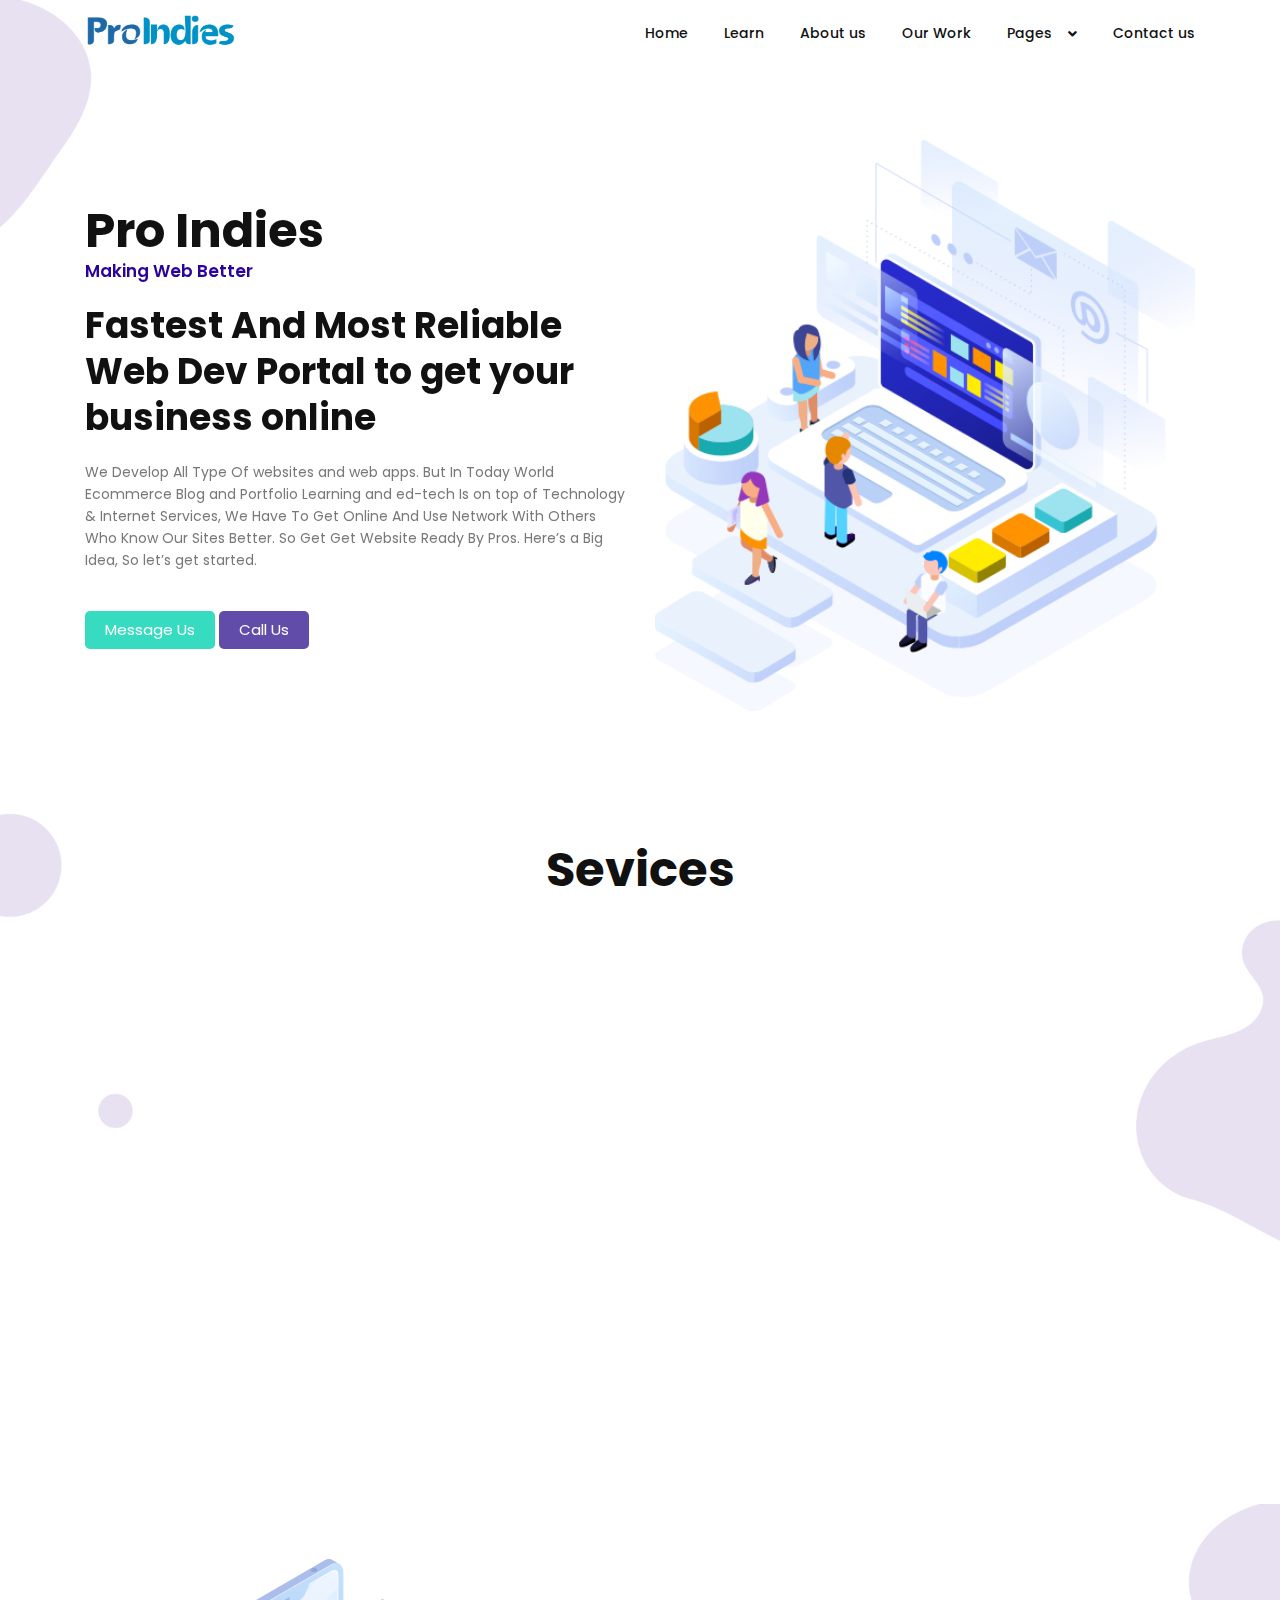
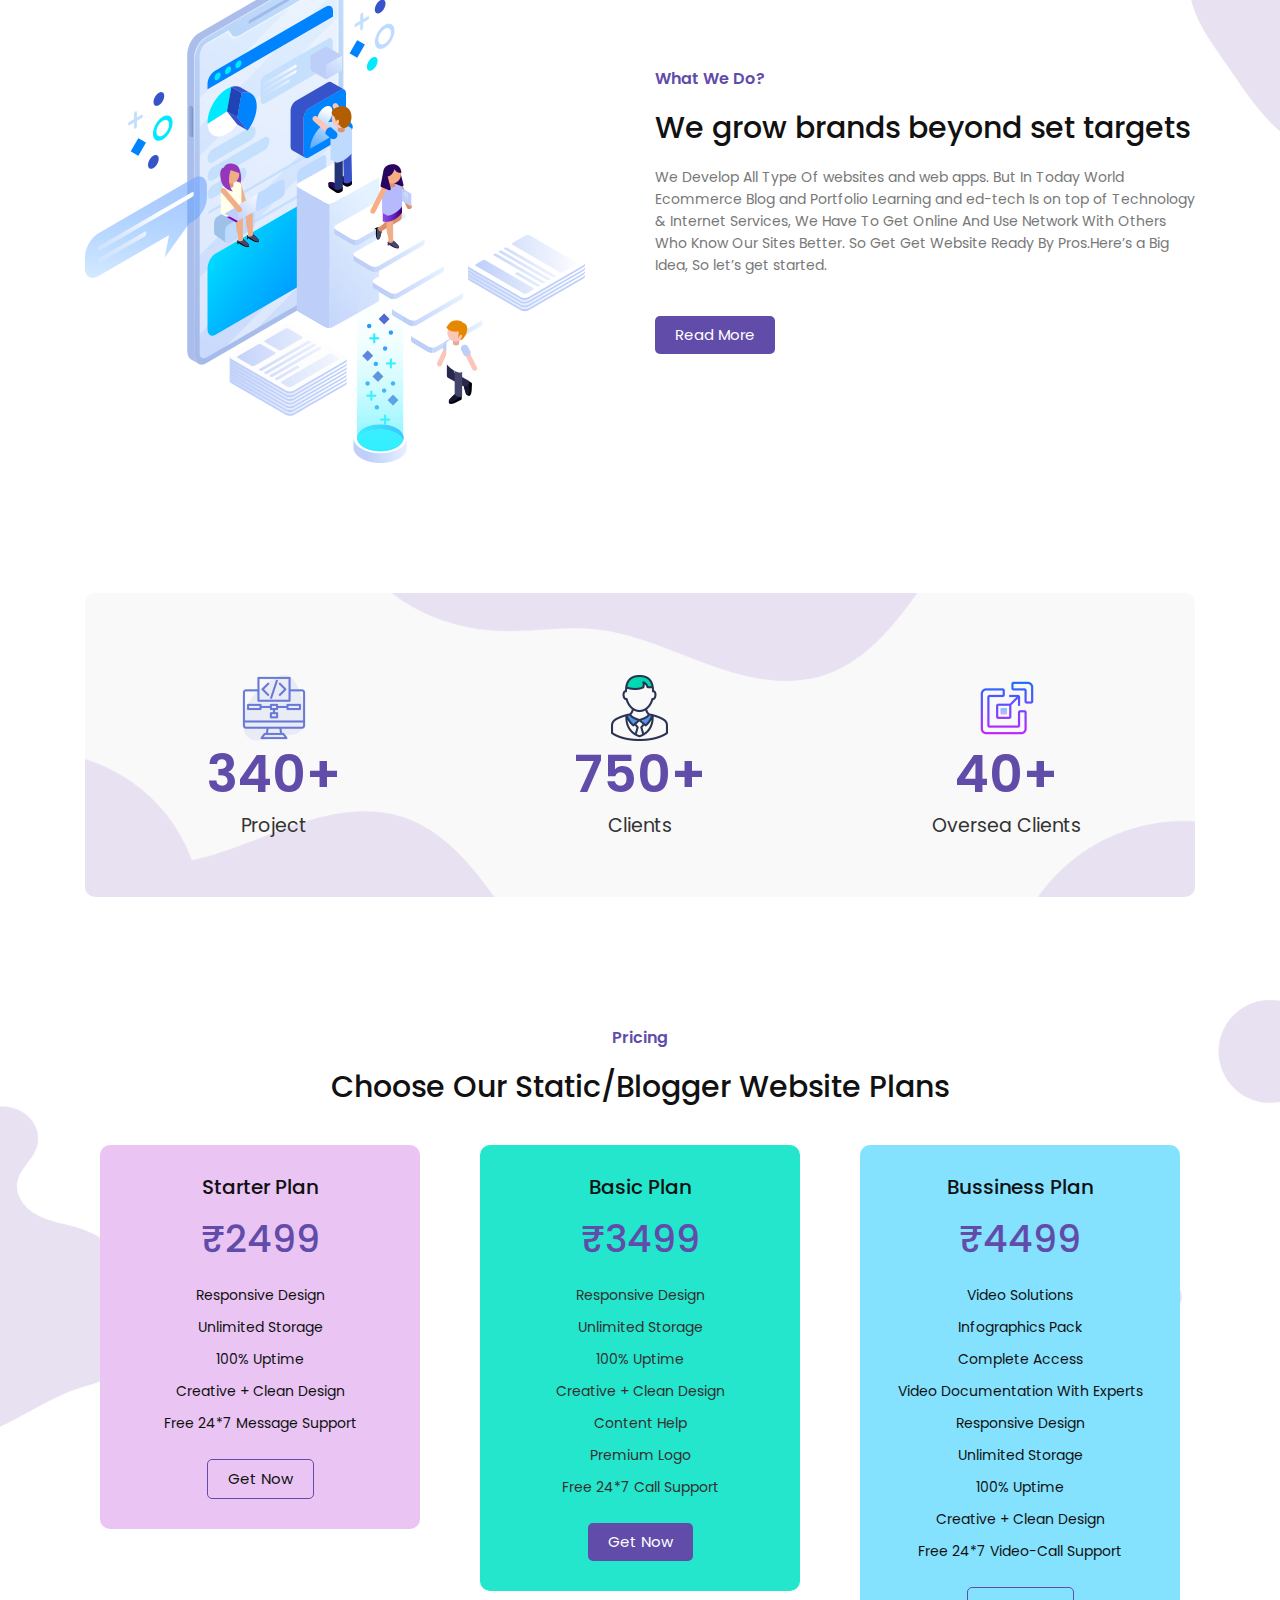
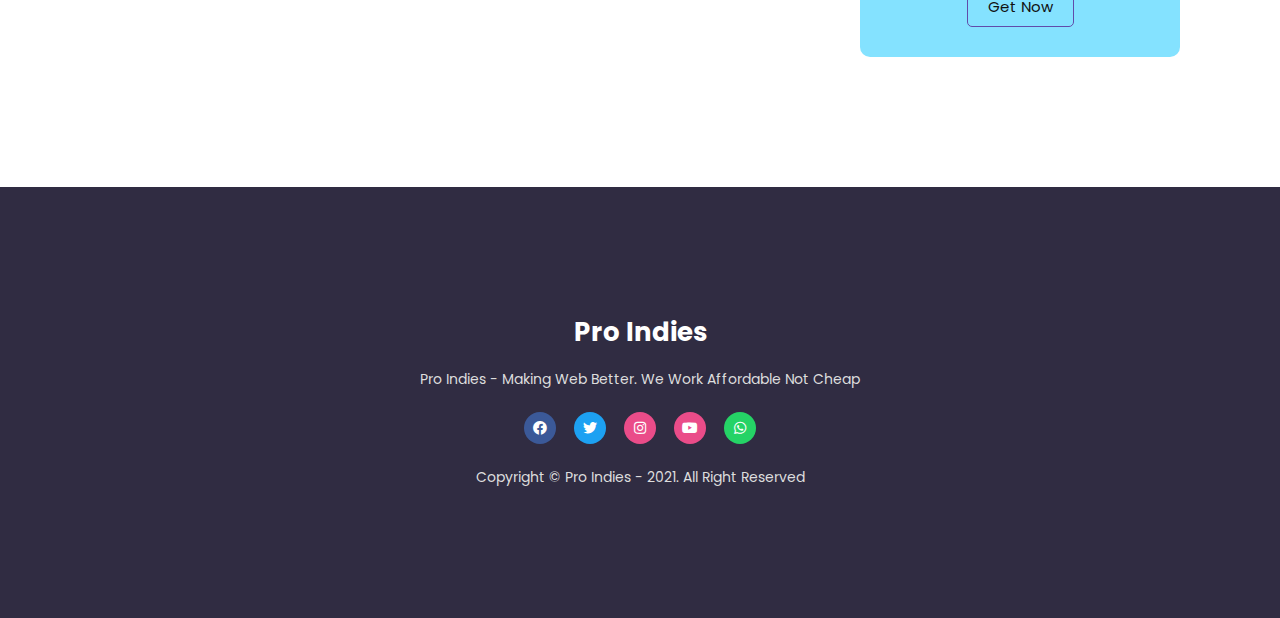
<file: index.html>
<!DOCTYPE html>
<html lang="zxx">
	<head>
		<meta charset="UTF-8">
		<meta name="viewport" content="width=device-width, initial-scale=1.0">
<title>Pro Indies - Making Web Better</title>
<meta name="title" content="Pro Indies - Making Web Better">
<meta name="description" content="Pro Indies is a Web Agency based in India and helping people all over the globe to grow their businesses tremendously.
Fastest And Most Reliable Web Dev Portal to get your business online
We Develop All Type Of websites and web apps. But In Today anyone can Skyrocket their Idea or business By putting It online.">

<!-- Open Graph / Facebook -->
<meta property="og:type" content="website">
<meta property="og:url" content="https://proindies.com/">
<meta property="og:title" content="Pro Indies - Making Web Better">
<meta property="og:description" content="Pro Indies is a Web Agency based in India and helping people all over the globe to grow their businesses tremendously.
Fastest And Most Reliable Web Dev Portal to get your business online
We Develop All Type Of websites and web apps. But In Today anyone can Skyrocket their Idea or business By putting It online.">
<meta property="og:image" content="https://proindies.com/img/proindies-meta.jpg">

<!-- Twitter -->
<meta property="twitter:card" content="summary_large_image">
<meta property="twitter:url" content="https://proindies.com/">
<meta property="twitter:title" content="Pro Indies - Making Web Better">
<meta property="twitter:description" content="Pro Indies is a Web Agency based in India and helping people all over the globe to grow their businesses tremendously.
Fastest And Most Reliable Web Dev Portal to get your business online
We Develop All Type Of websites and web apps. But In Today anyone can Skyrocket their Idea or business By putting It online.">
<meta property="twitter:image" content="https://proindies.com/img/proindies-meta.jpg">

        <link rel="shortcut icon" href="img/favicon.png">
		<link rel="stylesheet" href="css/fontawesome.min.css">
		<link rel="stylesheet" href="css/bootstrap.min.css">
		<link rel="stylesheet" href="css/animate.css">
		<link rel="stylesheet" href="css/bootstrap-dropdownhover.min.css">
		<link rel="stylesheet" href="css/aos.css">
		<link rel="stylesheet" href="css/style.css">
	</head>
	<body>
		
		<!-- header intro -->
		<div class="header-intro">
			<div class="navbar navbar-expand-md">
				<div class="container">
					<a href="index.html" class="navbar-brand"><img src="img/proindies-logo.png" height="35px" alt="Pro Indies"></a>
					<button class="navbar-toggler" type="button" data-toggle="collapse" data-target="#navbarNav" aria-controls="navbarNav" aria-expanded="false" aria-label="Toggle navigation">
					<i class="fas fa-align-justify"></i>
					</button>
					<div class="collapse navbar-collapse" id="navbarNav">
						<ul class="navbar-nav ml-auto">
							<li class="nav-item active">
								<a class="nav-link" href="index.html">Home <span class="sr-only">(current)</span></a>
							</li>
							<li class="nav-item">
								<a class="nav-link" href="https://learn.proindies.com/">Learn</a>
							</li>
							<li class="nav-item">
								<a class="nav-link" href="about-us.html">About us</a>
							</li>
							<li class="nav-item">
								<a class="nav-link" href="our-work.html">Our Work</a>
							</li>
							<li class="nav-item dropdown">
								<a class="nav-link dropdown-toggle" href="#" data-toggle="dropdown">Pages <i class="fa fa-angle-down"></i></a>
								<ul class="dropdown-menu fade-up">
									<li><a href="services.html">Services</a></li>
									<li><a href="features.html">Features</a></li>
									<li><a href="pricing.html">Pricing</a></li>
									<li><a href="404.html">404</a></li>
									<li><a href="testimonial.html">Testimonial</a></li>
									<li><a href="faq.html">Faq</a></li>
									<li><a href="/calc-app/">Calc App</a></li>
								</ul>
							</li>
							<li class="nav-item">
								<a class="nav-link" href="contact-us.html">Contact us</a>
							</li>
						</ul>
					</div>
				</div>
			</div>
			<div class="container">
				<div class="row align-items-center">
					<div class="col-md-6 col-sm-12">
						<div class="entry" data-aos="slide-up">
							<h1>Pro Indies </h1>
							<span>Making Web Better</span>
							<h2>Fastest And Most Reliable Web Dev Portal to get your business online</h2>
							<p>We Develop All Type Of websites and web apps. But In Today World Ecommerce Blog and Portfolio Learning and ed-tech Is on top of Technology & Internet Services, We Have To Get Online And Use Network With Others Who Know Our Sites Better. So Get Get Website Ready By Pros. 
								Here’s a Big Idea, So let’s get started. </p>
							<button onclick="window.location.href = 'https://api.whatsapp.com/send?phone=919664305874&text=Hii';" class="button-1">Message Us</button>
							<button onclick="window.location.href = 'tel:+919664305874';" class="button">Call Us</button>
						</div>
					</div>
					<div class="col-md-6 col-sm-12">
						<div class="entry entry-img" data-aos="zoom-in">
							<img src="img/hero.png" alt="Pro Indies Hero Section">
						</div>
					</div>
				</div>
			</div>
		</div>
		<!-- end header intro -->

		<!-- services -->
		<div class="services section">
			<div class="container">
				<div class="title-section" +>
					<h1>Sevices</h1>
				</div>
				<div class="row first-row">
					<div class="col-md-4">
						<div class="entry" data-aos="zoom-in">
							<i class="fas fa-laptop-code"></i>
							<h5>Dev & Design</h5>
							<p>Get Your Website Developed & Designed From Pro’s</p>
						</div>
					</div>
					<div class="col-md-4">
						<div class="entry" data-aos="zoom-in" data-aos-duration="1500">
							<i class="fas fa-store-alt"></i>
							<h5>Ecommerce</h5>
							<p>Online store is a chance to get more sells and profit</p>
						</div>
					</div>
					<div class="col-md-4">
						<div class="entry" data-aos="zoom-in" data-aos-duration="1500">
							<i class="fa fa-blog"></i>
							<h5>Social Media</h5>
							<p>Social media marketing to reach prospects and customers</p>
						</div>
					</div>
				</div>
				<div class="row">
					<div class="col-md-4">
						<div class="entry" data-aos="zoom-in" data-aos-duration="2000">
							<i class="far fa-chart-bar"></i>
							<h5>Marketing</h5>
							<p>We Get You New Customers,solidify your credibility and reputation.</p>
						</div>
					</div>
					<div class="col-md-4">
						<div class="entry" data-aos="zoom-in" data-aos-duration="2500">
							<i class="fas fa-mobile-alt"></i>
							<h5>Mobile App</h5>
							<p>We Provide You The Best App To Sky Rocket Your Idea/Bussiness</p>
						</div>
					</div>
					<div class="col-md-4">
						<div class="entry" data-aos="zoom-in" data-aos-duration="3000">
							<i class="fa fa-question-circle"></i>
							<h5>Help & Support</h5>
							<p>27/7 By Our Experts To Maintain Your Business Online </p>	
						</div>
					</div>
				</div>
			</div>
		</div>
		<!-- end services -->

		<!-- about us -->
		<div class="about-us section">
			<div class="container">
				<div class="row align-items-center">
					<div class="col-md-6">
						<div class="entry">
							<img src="img/what-we-do-at-proindies.png" alt="">
						</div>
					</div>
					<div class="col-md-6">
						<div class="entry">
							<span>What We Do?</span>
							<h2>We grow brands beyond set targets</h2>
							<p>We Develop All Type Of websites and web apps. But In Today World Ecommerce Blog and Portfolio Learning and ed-tech Is on top of Technology & Internet Services, We Have To Get Online And Use Network With Others Who Know Our Sites Better. So Get Get Website Ready By Pros.Here’s a Big Idea, So let’s get started. </p>
							<button class="button">Read More</button>
						</div>
					</div>
				</div>
			</div>
		</div>
		<!-- end about us -->

		<!-- counter -->
		<div class="counter section">
			<div class="container">
				<div class="content">
					<div class="row">
						<div class="col-md-4">
							<div class="entry">
								<img class="what" height="70px" src="img/client-web.png"alt="">
								<span>340+</span>
								Project
							</div>
						</div>
						<div class="col-md-4">
							<div class="entry">
								
								<img class="what" height="70px" src="img/clients.png"alt="">
								<span>750+</span>
								Clients
							</div>
						</div>
						<div class="col-md-4">
							<div class="entry">
								<img class="what" height="70px" src="img/overseas.png"alt="">
								<span>40+</span>
								Oversea Clients
							</div>
						</div>
					</div>
				</div>
			</div>
		</div>
		<!-- end counter -->

		<!-- pricing -->
		<div class="pricing">
			<div class="container">
				<div class="title-section">
					<span>Pricing</span>
					<h2>Choose Our Static/Blogger Website Plans</h2>
				</div>
				<div class="row">
					<div class="col-md-4">
						<div class="entry entry-left">
							<h5>Starter Plan</h5>
							<h3>₹2499</h3>
							    <ul>
								<li><span>Responsive Design</span></li>
								<li><span> Unlimited Storage</span></li>
								<li><span> 100% Uptime</span></li>
								<li><span>Creative + Clean Design</span></li>
								<li><span>Free 24*7 Message Support</span></li>
							</ul>
							<button onclick="window.location.href = 'https://api.whatsapp.com/send?phone=919664305874&text=Hello%20I%20am%20Interested%20In%20Your%20Starter%20Plan%20Website%20Plan';" class="button pricing-button">Get Now</button>
						</div>
					</div>
					<div class="col-md-4">
						<div class="entry entry-center">
							<h5>Basic Plan</h5>
							<h3>₹3499</h3>
							<ul>
								<li><span>Responsive Design</span></li>
								<li><span> Unlimited Storage</span></li>
								<li><span> 100% Uptime</span></li>
								<li><span>Creative + Clean Design</span></li>
								<li><span>Content Help</span></li>
								<li><span> Premium Logo</span></li>
								<li><span>Free 24*7 Call Support</span></li>
							</ul>
							<button onclick="window.location.href = 'https://api.whatsapp.com/send?phone=919664305874&text=Hello%20I%20am%20Interested%20In%20Your%20Business%20Plan%20Website%20Plan';" class="button">Get Now</button>
						</div>
					</div>
					<div class="col-md-4">
						<div class="entry entry-right">
							<h5>Bussiness Plan</h5>
							<h3>₹4499</h3>
							<ul>
								<li><span>Video Solutions</span></li>
								<li><span>Infographics Pack</span></li>
								<li><span>Complete Access</span></li>
								<li><span>Video Documentation With Experts</span></li>
								<li><span>Responsive Design</span></li>
								<li><span> Unlimited Storage</span></li>
								<li><span> 100% Uptime</span></li>
								<li><span>Creative + Clean Design</span></li>
								<li><span>Free 24*7 Video-Call Support</span></li>
							</ul>
							<button onclick="window.location.href = 'https://api.whatsapp.com/send?phone=919664305874&text=Hello%20I%20am%20Interested%20In%20Your%20Business%20Plan%20Website%20Plan';" class="button pricing-button">Get Now</button>
						</div>
					</div>
				</div>
			</div>
		</div>
		<!-- end pricing -->
		
		<!-- footer -->
		<footer>
			<div class="container">
				<h2>Pro Indies</h2>
				<p>Pro Indies - Making Web Better. We Work Affordable Not Cheap </p>
				<ul>
					<li><a href="https://www.facebook.com/ProIndies/"><i class="fab fa-facebook"></i></a></li>
					<li><a href="https://twitter.com/pro_indies/"><i class="fab fa-twitter"></i></a></li>
					<li><a href="https://www.instagram.com/proindies.yt"><i class="fab fa-instagram"></i></a></li>
					<li><a href="https://www.youtube.com/c/ProInsights?sub_confirmation=1"><i class="fab fa-youtube"></i></a></li>
					<li><a href="https://api.whatsapp.com/send?phone=919664305874&text=Hii"><i class="fab fa-whatsapp"></i></a></li>
				</ul>
				<h6>Copyright © Pro Indies - 2021. All Right Reserved</h6>
			</div>
		</footer>
		<!-- end footer -->

		<!-- script -->
		<script src="js/jquery.min.js"></script>
		<script src="js/bootstrap.min.js"></script>
		<script src="js/fontawesome.js"></script>
		<script src="js/bootstrap-dropdownhover.min.js"></script>
		<script src="js/aos.js"></script>
		<script src="js/custom.js"></script>
		<script src="//code.tidio.co/naxcgehjjkknymwrwjtn2fzozluchjxv.js" async></script>

	</body>
</html>
</file>
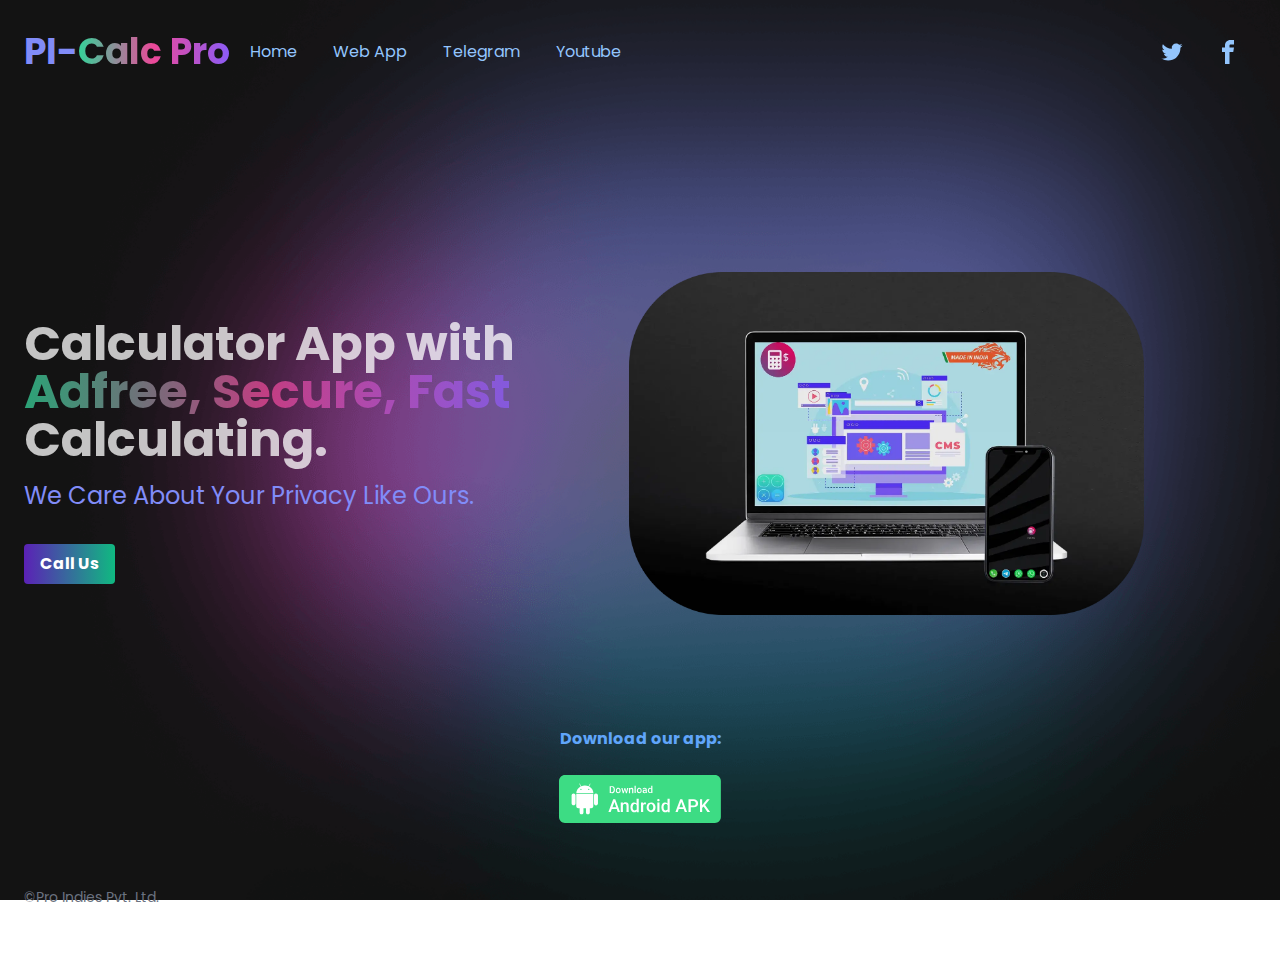
<file: calc-app/index.html>
<!DOCTYPE html>
<html lang="en">
  <head>
    <meta charset="UTF-8" />
    <meta name="viewport" content="width=device-width, initial-scale=1.0" />
    <meta http-equiv="X-UA-Compatible" content="ie=edge" />
    <title>Pi Calc Pro- Adfree Calculator App By Indian</title>
    <meta name="title" content="Pi Calc Pro- Adfree Calculator App By Indian Developer">
    <meta name="description" content="A Simple and Light Weight Calculator App With Vanilla Java Script And Designing With Vanilla CSS and Layout With HTML.">
    
    <!-- Open Graph / Facebook -->
    <meta property="og:type" content="website">
    <meta property="og:url" content="https://proindies.com/">
    <meta property="og:title" content="Pi Calc Pro- Adfree Calculator App By Indian Developer">
    <meta property="og:description" content="A Simple and Light Weight Calculator App With Vanilla Java Script And Designing With Vanilla CSS and Layout With HTML.">
    <meta property="og:image" content="https://proindies.com/img/proindies-meta.jpg">
    
    <!-- Twitter -->
    <meta property="twitter:card" content="summary_large_image">
    <meta property="twitter:url" content="https://proindies.com/">
    <meta property="twitter:title" content="Pro Indies - Making Web Better">
    <meta property="twitter:description" content="Pro Indies is a Web Agency based in India and helping people all over the globe to grow their businesses tremendously.
    Fastest And Most Reliable Web Dev Portal to get your business online
    We Develop All Type Of websites and web apps. But In Today anyone can Skyrocket their Idea or business By putting It online.">
    <meta property="twitter:image" content="https://proindies.com/img/proindies-meta.jpg">
    
            <link rel="shortcut icon" href="extra/favicon.png">
    <link rel="stylesheet" href="style.css"/>
    <!--Replace with your tailwind.css once created-->
    

    <style>
      @import url("https://fonts.googleapis.com/css2?family=Poppins:wght@400;700&display=swap");

      html {
        font-family: "Poppins", -apple-system, BlinkMacSystemFont, "Segoe UI", Roboto, "Helvetica Neue", Arial, "Noto Sans", sans-serif, "Apple Color Emoji", "Segoe UI Emoji", "Segoe UI Symbol", "Noto Color Emoji";
      }
    </style>
  </head>

  <body class="leading-normal tracking-normal text-indigo-400 m-6 bg-cover bg-fixed" style="background-image: url('header.png');">
    <div class="h-full">
      <!--Nav-->
      <div class="w-full container mx-auto">
        <div class="w-full flex items-center justify-between">
          <a class="flex items-center text-indigo-400 no-underline hover:no-underline font-bold text-2xl lg:text-4xl" href="https://proindies.com/calc-app">
            PI-<span class="bg-clip-text text-transparent bg-gradient-to-r from-green-400 via-pink-500 to-purple-500">Calc Pro</span>
          </a>
         <div>
          <a class="inline-block text-blue-300 no-underline hover:text-pink-500 hover:text-underline text-center h-10 p-2 md:h-auto md:p-4 transform hover:scale-125 duration-300 ease-in-out" href="https://proindies.com"> Home</a>            
          <a class="inline-block text-blue-300 no-underline hover:text-pink-500 hover:text-underline text-center h-10 p-2 md:h-auto md:p-4 transform hover:scale-125 duration-300 ease-in-out" href="https://calc.proindies.com"> Web App</a>
          <a class="inline-block text-blue-300 no-underline hover:text-pink-500 hover:text-underline text-center h-10 p-2 md:h-auto md:p-4 transform hover:scale-125 duration-300 ease-in-out" href="https://t.me/proindies"> Telegram</a>
          <a class="inline-block text-blue-300 no-underline hover:text-pink-500 hover:text-underline text-center h-10 p-2 md:h-auto md:p-4 transform hover:scale-125 duration-300 ease-in-out" href="https://www.youtube.com/channel/UCDV0EX_wbTgmUUqc4e4SVRw?sub_confirmation=1"> Youtube</a>

         </div>

          <div class="flex w-1/2 justify-end content-center">
            <a class="inline-block text-blue-300 no-underline hover:text-pink-500 hover:text-underline text-center h-10 p-2 md:h-auto md:p-4 transform hover:scale-125 duration-300 ease-in-out" href="https://twitter.com/intent/tweet?url=https://proindies.com/calc-app/">
              <svg class="fill-current h-6" xmlns="http://www.w3.org/2000/svg" viewBox="0 0 32 32">
                <path
                  d="M30.063 7.313c-.813 1.125-1.75 2.125-2.875 2.938v.75c0 1.563-.188 3.125-.688 4.625a15.088 15.088 0 0 1-2.063 4.438c-.875 1.438-2 2.688-3.25 3.813a15.015 15.015 0 0 1-4.625 2.563c-1.813.688-3.75 1-5.75 1-3.25 0-6.188-.875-8.875-2.625.438.063.875.125 1.375.125 2.688 0 5.063-.875 7.188-2.5-1.25 0-2.375-.375-3.375-1.125s-1.688-1.688-2.063-2.875c.438.063.813.125 1.125.125.5 0 1-.063 1.5-.25-1.313-.25-2.438-.938-3.313-1.938a5.673 5.673 0 0 1-1.313-3.688v-.063c.813.438 1.688.688 2.625.688a5.228 5.228 0 0 1-1.875-2c-.5-.875-.688-1.813-.688-2.75 0-1.063.25-2.063.75-2.938 1.438 1.75 3.188 3.188 5.25 4.25s4.313 1.688 6.688 1.813a5.579 5.579 0 0 1 1.5-5.438c1.125-1.125 2.5-1.688 4.125-1.688s3.063.625 4.188 1.813a11.48 11.48 0 0 0 3.688-1.375c-.438 1.375-1.313 2.438-2.563 3.188 1.125-.125 2.188-.438 3.313-.875z"
                ></path>
              </svg>
            </a>
            <a
              class="inline-block text-blue-300 no-underline hover:text-pink-500 hover:text-underline text-center h-10 p-2 md:h-auto md:p-4 transform hover:scale-125 duration-300 ease-in-out"
              href="https://www.facebook.com/sharer/sharer.php?u=https://proindies.com/calc-app/"
            >
              <svg class="fill-current h-6" xmlns="http://www.w3.org/2000/svg" viewBox="0 0 32 32">
                <path d="M19 6h5V0h-5c-3.86 0-7 3.14-7 7v3H8v6h4v16h6V16h5l1-6h-6V7c0-.542.458-1 1-1z"></path>
              </svg>
            </a>
          </div>
        </div>
      </div>

      <!--Main-->
      <div class="container pt-24 md:pt-36 mx-auto flex flex-wrap flex-col md:flex-row items-center">
        <!--Left Col-->
        <div class="flex flex-col w-full xl:w-2/5 justify-center lg:items-start overflow-y-hidden">
          <h1 class="my-4 text-3xl md:text-5xl text-white opacity-75 font-bold leading-tight text-center md:text-left">
            Calculator App with
            <span class="bg-clip-text text-transparent bg-gradient-to-r from-green-400 via-pink-500 to-purple-500">
              Adfree, Secure, Fast
            </span>
            Calculating.
          </h1>
          <p class="leading-normal text-base md:text-2xl mb-8 text-center md:text-left">
            We Care About Your Privacy Like Ours.
          </p>

          <button
          onclick="window.location.href = 'tel:+919664305874';" 
                class="bg-gradient-to-r from-purple-800 to-green-500 hover:from-pink-500 hover:to-green-500 text-white font-bold py-2 px-4 rounded focus:ring transform transition hover:scale-105 duration-300 ease-in-out"
                type="button"
              >
                Call Us
              </button>
        </div>

        <!--Right Col-->
        <div class="w-full xl:w-3/5 p-12 overflow-hidden">
          <img class="mx-auto w-full md:w-4/5 transform hover:scale-110 duration-300 ease-in-out" src="best-calculator-app-adfree.webp" />
        </div>

        <div class="mx-auto md:pt-16">
          <p class="text-blue-400 font-bold pb-8 lg:pb-6 text-center">
            Download our app:
          </p>
          <div class="flex w-full justify-center md:justify-start pb-24 lg:pb-0 fade-in">
            
            <a href="https://go.proindies.in/calc"><img src="android-apk.svg" class="h-12 transform hover:scale-125 duration-300 ease-in-out" /> 
            </a>
          </div>
        </div>

        <!--Footer-->
        <div class="w-full pt-16 pb-6 text-sm text-center md:text-left fade-in">
          <a class="text-gray-500 no-underline hover:no-underline" href="https://proindies.com/">&copy;Pro Indies Pvt. Ltd.</a>
          </div>
      </div>
    </div>
    <script src="//code.tidio.co/naxcgehjjkknymwrwjtn2fzozluchjxv.js" async></script>
  </body>
</html>
</file>
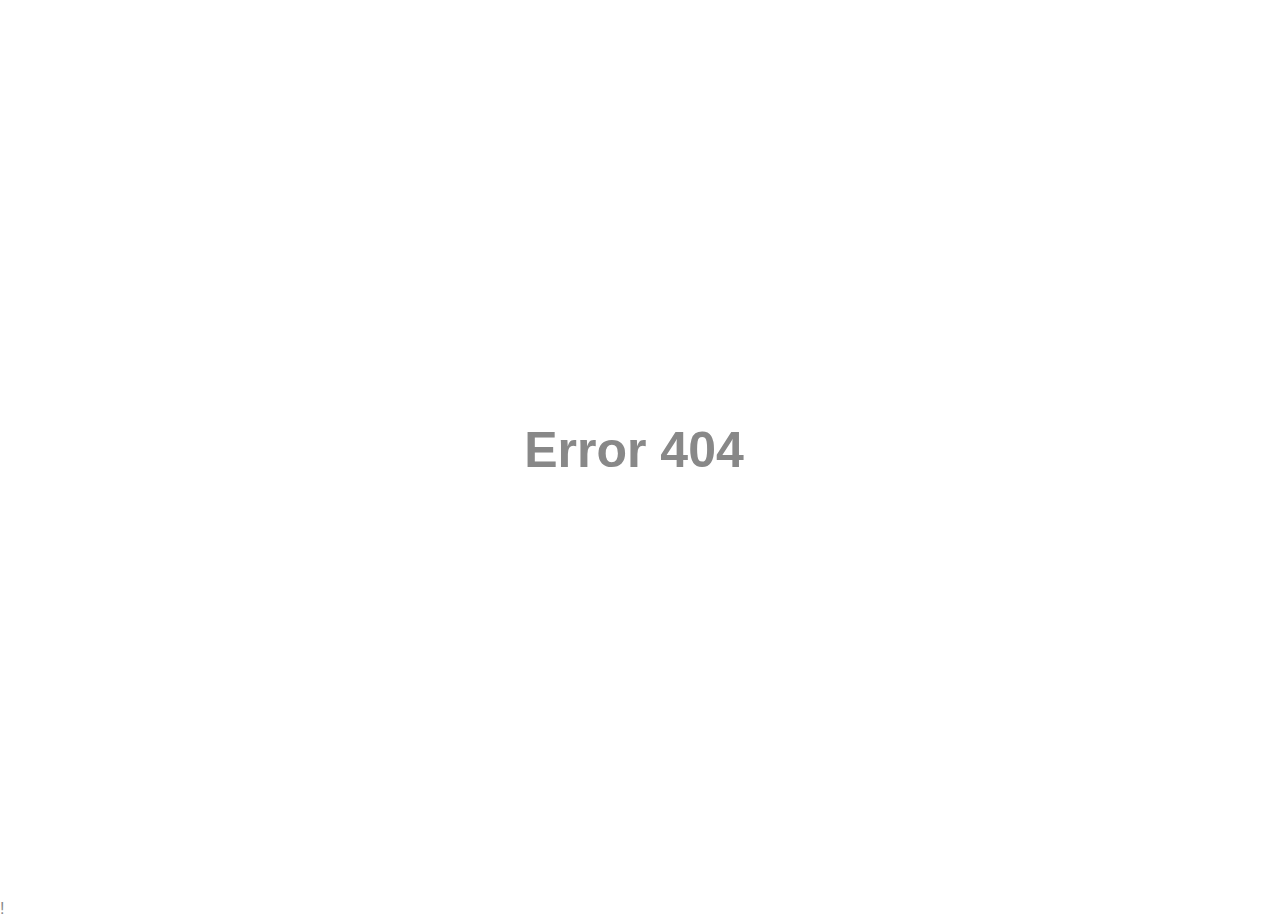
<file: css/index.html>
<!DOCTYPE html>
<html lang="en">
<head>
    <meta charset="UTF-8">
    <meta http-equiv="X-UA-Compatible" content="IE=edge">
    <meta name="viewport" content="width=device-width, initial-scale=1.0">
    <title>😥😥Error 404.</title>
</head>
<body>
    <Style>*{
        transition: all 0.6s;
    }
    
    html {
        height: 100%;
    }
    
    body{
        font-family: 'Lato', sans-serif;
        color: #888;
        margin: 0;
    }
    
    #main{
        display: table;
        width: 100%;
        height: 100vh;
        text-align: center;
    }
    
    .fof{
          display: table-cell;
          vertical-align: middle;
    }
    
    .fof h1{
          font-size: 50px;
          display: inline-block;
          padding-right: 12px;
          animation: type .5s alternate infinite;
    }
    
    @keyframes type{
          from{box-shadow: inset -3px 0px 0px #888;}
          to{box-shadow: inset -3px 0px 0px transparent;}
    }</Style>
    <div id="main">
    	<div class="fof">
        		<h1>Error 404</h1>
    	</div>
</div>!
</body>
</html>
</file>
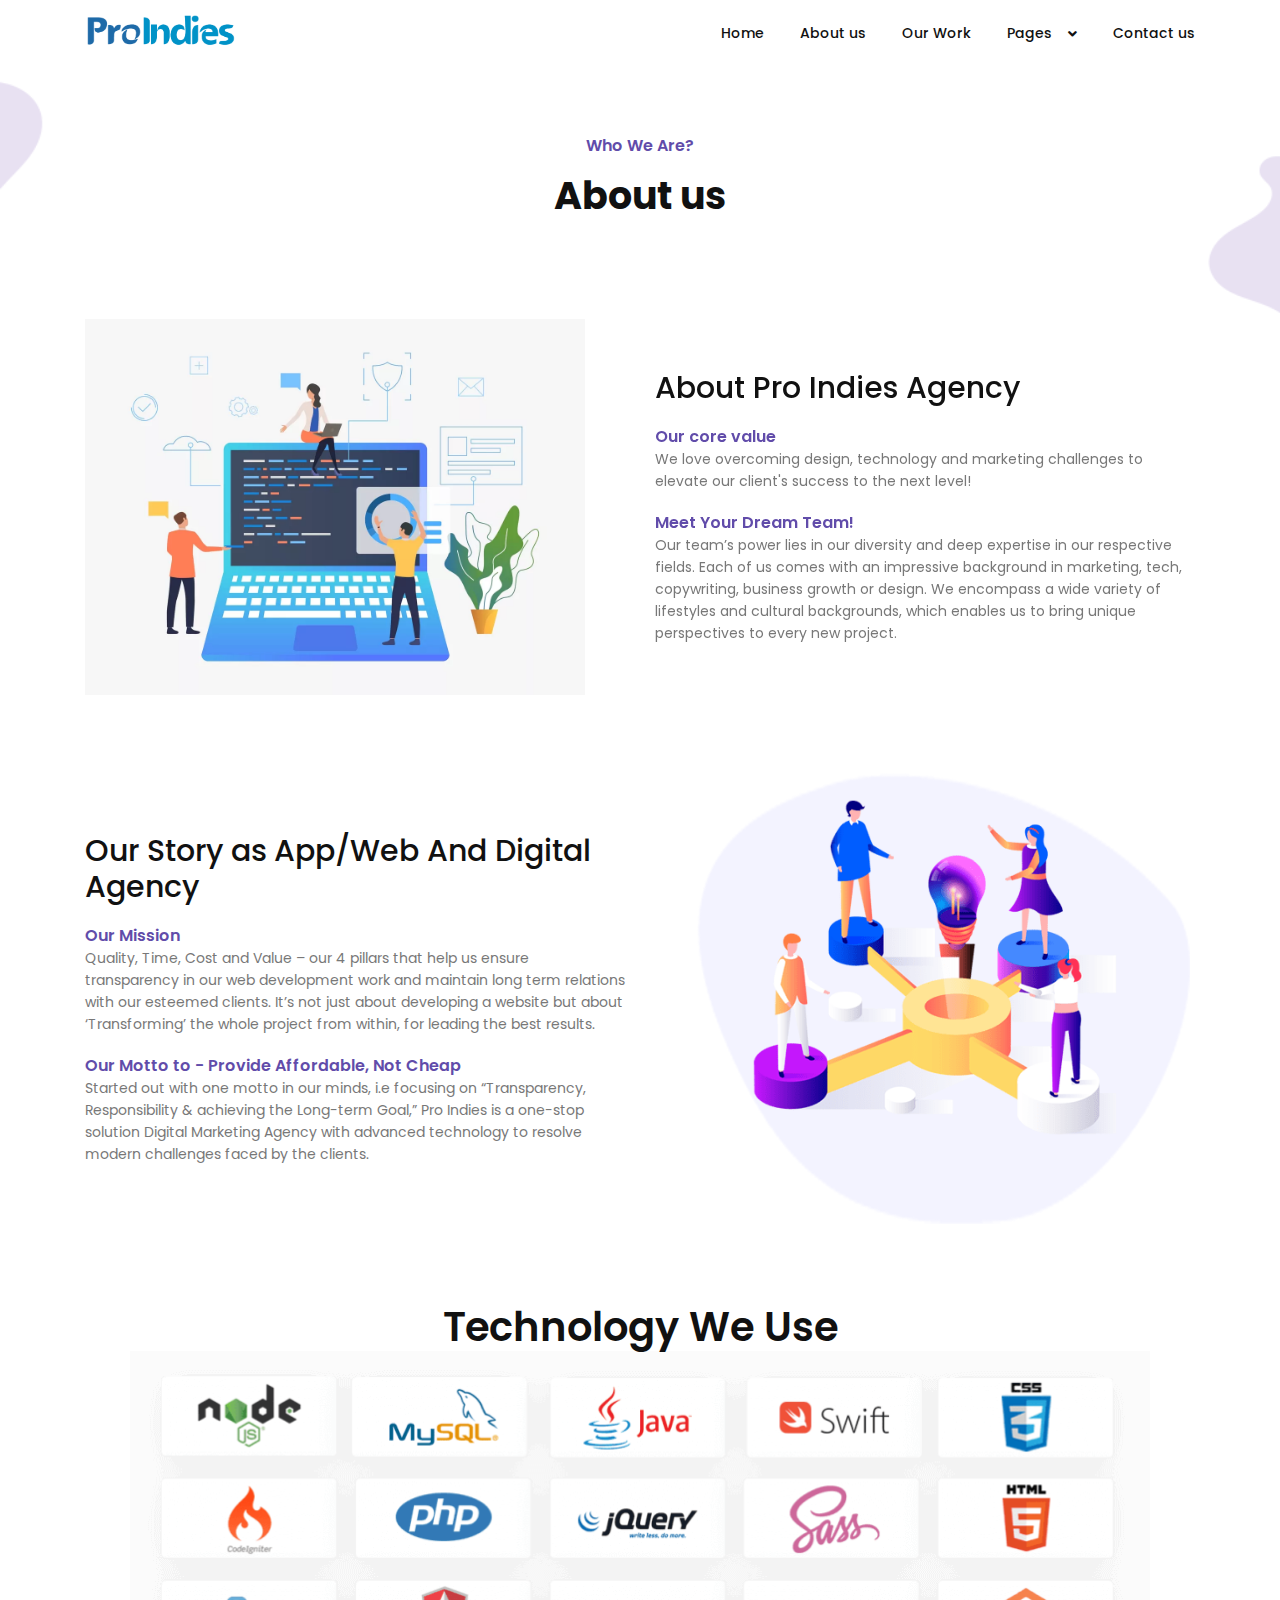
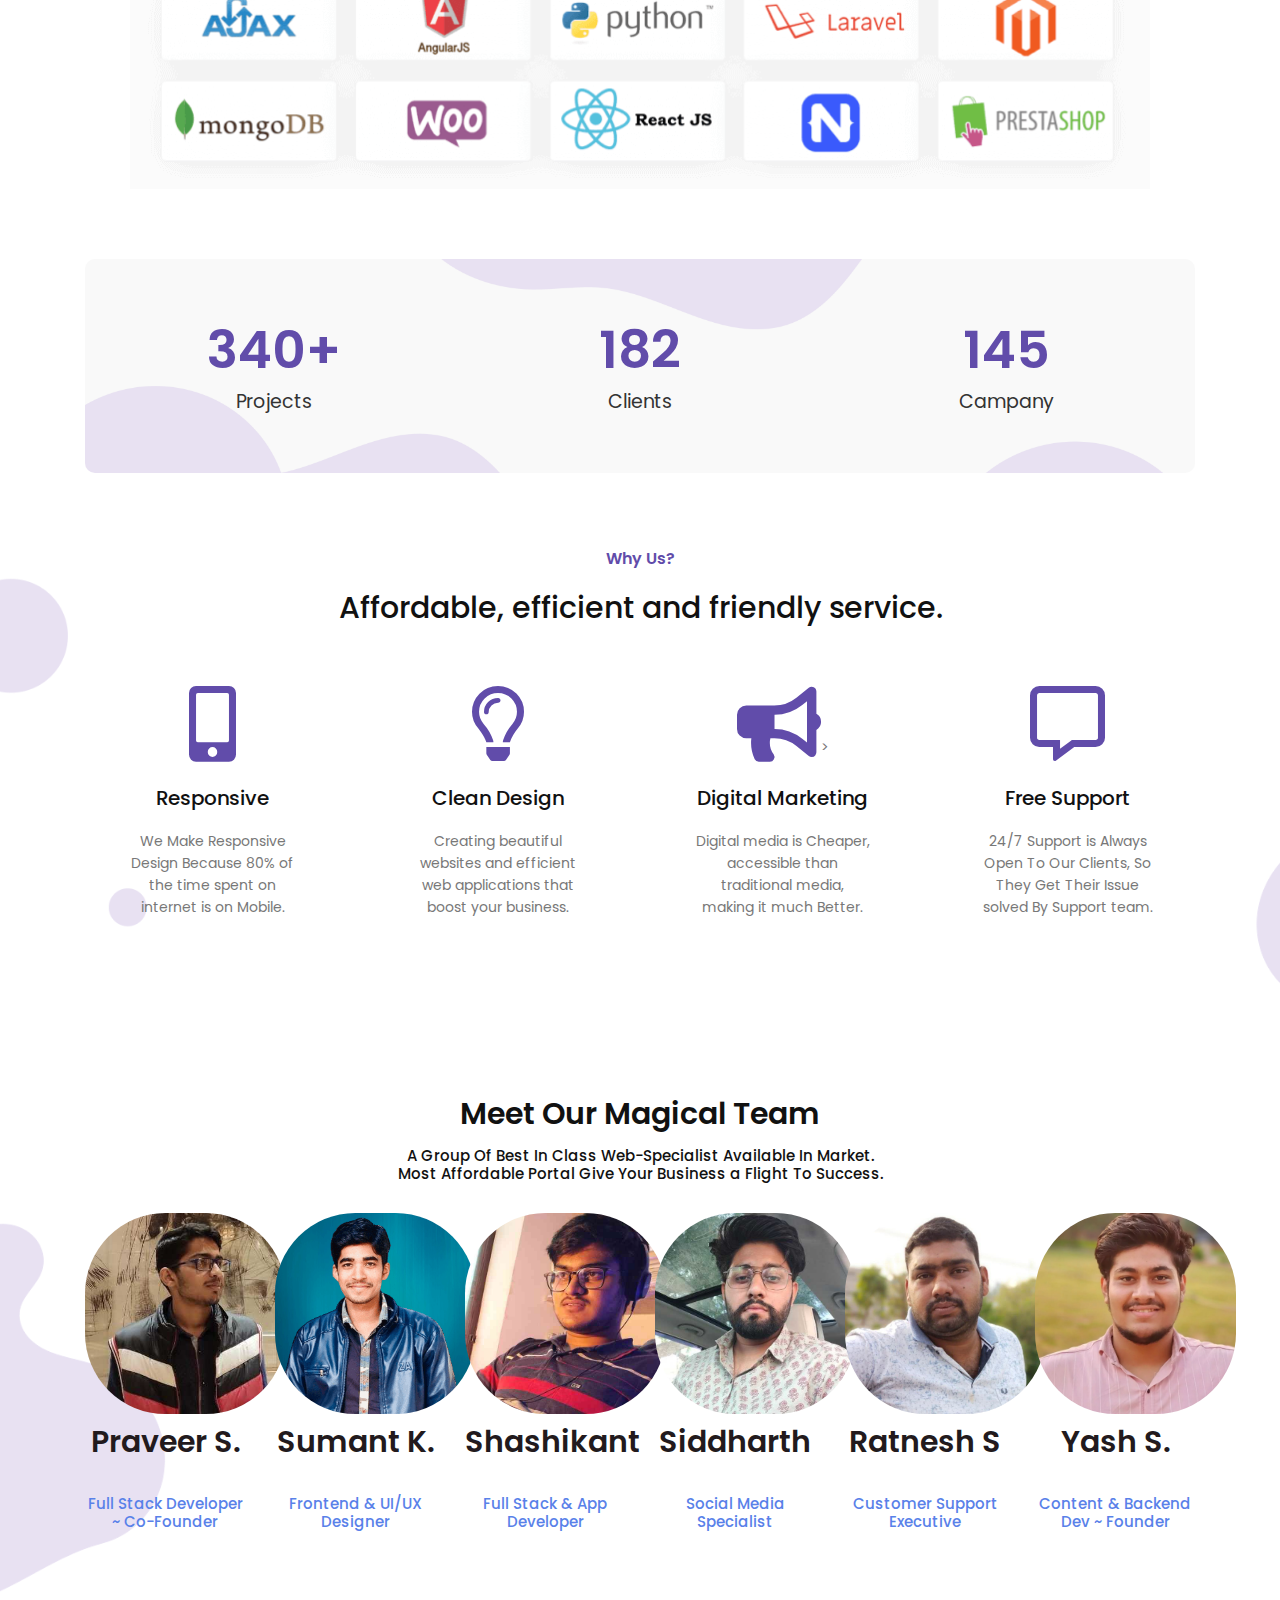
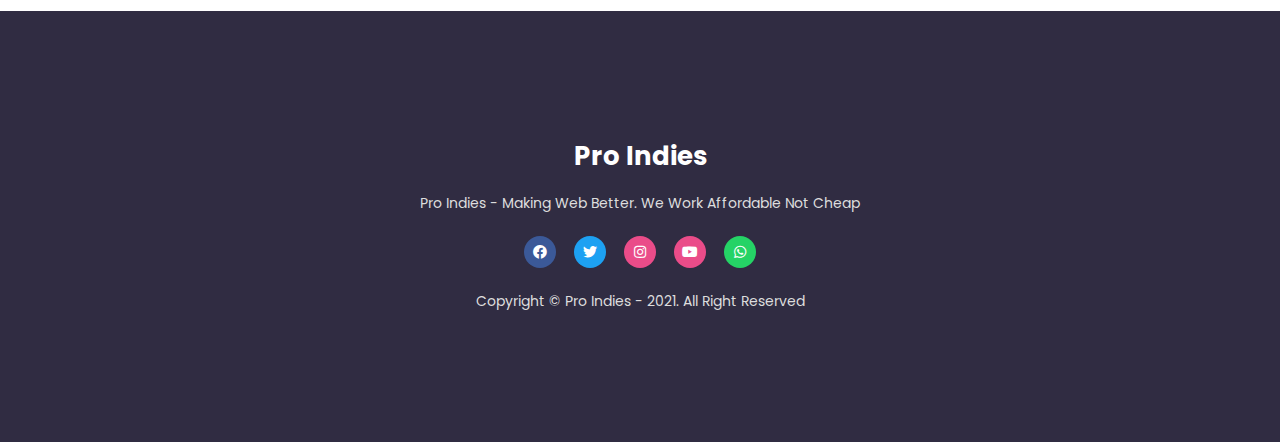
<file: about-us.html>
<!DOCTYPE html>
<html lang="zxx">
	<head>
		<meta charset="UTF-8">
		<meta name="viewport" content="width=device-width, initial-scale=1.0">
		<title>About Us ~ Pro Indies - Making Web Better</title>
		<link rel="shortcut icon" href="img/favicon.png">
		<link rel="stylesheet" href="css/fontawesome.min.css">
		<link rel="stylesheet" href="css/bootstrap.min.css">
		<link rel="stylesheet" href="css/animate.css">
		<link rel="stylesheet" href="css/bootstrap-dropdownhover.min.css">
		<link rel="stylesheet" href="css/aos.css">
		<link rel="stylesheet" href="css/style.css">
	</head>
	<body>
		
		<!-- header pages -->
		<div class="header-pages">
			<div class="navbar navbar-expand-md">
				<div class="container">
					<a href="index.html" class="navbar-brand"><img src="img/proindies-logo.png" height="35px" alt="Pro Indies"></a>
					<button class="navbar-toggler" type="button" data-toggle="collapse" data-target="#navbarNav" aria-controls="navbarNav" aria-expanded="false" aria-label="Toggle navigation">
					<i class="fas fa-align-justify"></i>
					</button>
					<div class="collapse navbar-collapse" id="navbarNav">
						<ul class="navbar-nav ml-auto">
							<li class="nav-item active">
								<a class="nav-link" href="index.html">Home <span class="sr-only">(current)</span></a>
							</li>
							<li class="nav-item">
								<a class="nav-link" href="about-us.html">About us</a>
							</li>
							<li class="nav-item">
								<a class="nav-link" href="our-work.html">Our Work</a>
							</li>
							<li class="nav-item dropdown">
								<a class="nav-link dropdown-toggle" href="#" data-toggle="dropdown">Pages <i class="fa fa-angle-down"></i></a>
								<ul class="dropdown-menu fade-up">
									<li><a href="services.html">Services</a></li>
									<li><a href="features.html">Features</a></li>
									<li><a href="pricing.html">Pricing</a></li>
									<li><a href="404.html">404</a></li>
									<li><a href="testimonial.html">Testimonial</a></li>
									<li><a href="faq.html">Faq</a></li>
								</ul>
							</li>
							<li class="nav-item">
								<a class="nav-link" href="contact-us.html">Contact us</a>
							</li>
						</ul>
					</div>
				</div>
			</div>
			<div class="pages-title">
				<div class="container">
					<span>Who We Are?</span>
					<h2>About us</h2>
				</div>
			</div>
		</div>
		<!-- end header pages -->


		<!-- about us -->
		<div class="about-us section about-us-pages">
			<div class="container">
				<div class="row align-items-center">
					<div class="col-md-6">
						<div class="entry" data-aos="fade-right">
							<img src="img/proindies-mission.webp" alt="">
						</div>
					</div>
					<div class="col-md-6">
						<div class="entry" data-aos="fade-left">
							<h2>About Pro Indies Agency</h2>
							<span>Our core value</span>
							<p>We love overcoming design, technology and marketing challenges to elevate our client's success to the next level!</p>
							<span>Meet Your Dream Team!</span>
							<p>Our team’s power lies in our diversity and deep expertise in our respective fields. Each of us comes with an impressive background in marketing, tech, copywriting, business growth or design. We encompass a wide variety of lifestyles and cultural backgrounds, which enables us to bring unique perspectives to every new project.</p>
						</div>
					</div>
				</div>
			</div>
		</div>
		<!-- end about us -->

		<!-- about us -->
		<div class="about-us section about-us-pages our-mission">
			<div class="container">
				<div class="row align-items-center">
					<div class="col-md-6">
						<div class="entry">
							<h2>Our Story as App/Web And Digital Agency</h2>
							<span>Our Mission</span>
							<p>Quality, Time, Cost and Value – our 4 pillars that help us ensure transparency in our web development work and maintain long term relations with our esteemed clients. It’s not just about developing a website but about ‘Transforming’ the whole project from within, for leading the best results.
							</p>
							<span>Our Motto to - Provide Affordable, Not Cheap</span>
							<p>Started out with one motto in our minds, i.e focusing on “Transparency, Responsibility & achieving the Long-term Goal,” Pro Indies is a one-stop solution Digital Marketing Agency with advanced technology to resolve modern challenges faced by the clients.</p>
						</div>
					</div>
					<div class="col-md-6">
						<div class="entry">
							<img  src="img/manyclients.png" alt="many clients">
						</div>

					</div>
				</div>
			</div>
		</div>
		<!-- end about us -->
		<!-- Start tech -->
		<div class="tech">
				<h2>Technology We Use</h2>
				<img src="img/Technology-used.png" alt="">
			</div>
		
		<!-- end tech -->

		<!-- counter -->
		<div class="counter section">
			<div class="container">
				<div class="content">
					<div class="row">
						<div class="col-md-4">
							<div class="entry">
								<span>340+</span>
								Projects
							</div>
						</div>
						<div class="col-md-4">
							<div class="entry">
								<span>182</span>
								Clients
							</div>
						</div>
						<div class="col-md-4">
							<div class="entry">
								<span>145</span>
								Campany
							</div>
						</div>
					</div>
				</div>
			</div>
		</div>
		<!-- end counter -->

		<!-- why us -->
		<div class="why-us">
			<div class="container">
				<div class="title-section">
					<span>Why us?</span>
					<h2>Affordable, efficient and friendly service.</h2>
				</div>
				<div class="row">
					<div class="col-md-3">
						<div class="entry">
							<i class="fas fa-mobile-alt"></i>
							<h5>Responsive</h5>
							<p>We Make Responsive Design Because 80% of the time spent on internet is on Mobile.</p>
						</div>
					</div>
					<div class="col-md-3">
						<div class="entry">
							<i class="far fa-lightbulb"></i>
							<h5>Clean Design</h5>
							<p>Creating beautiful websites and efficient web applications that boost your business.</p>
						</div>
					</div>
					<div class="col-md-3">
						<div class="entry">
							<i class="fas fa-bullhorn"></i>>
							<h5>Digital Marketing</h5>
							<p>Digital media is Cheaper, accessible than traditional media, making it much Better.</p>
						</div>
					</div>
					<div class="col-md-3">
						<div class="entry">
							<i class="far fa-comment-alt"></i>
							<h5>Free Support</h5>
							<p>24/7 Support is Always Open To Our Clients, So They Get Their Issue solved By Support team.</p>
						</div>
					</div>
				</div>
			</div>
		</div>
		<!-- end why us -->
		<!-- Start team -->
		
		<div class="our-team">
			<h2>Meet Our Magical Team</h2>
			<h3>A Group Of Best In Class Web-Specialist Available In Market.<br>Most Affordable Portal Give Your Business a Flight To Success.</h3>
		<div class="container">
			
			<div class="row">
				<div class="col-md-2 col-team">
					<div class="entry">
						<a data-lightbox="image-1">
							<img src="img/Prashant.jpg" loading="lazy" alt="">
							<h3>Praveer S.</h3>
							<h4>Full Stack Developer ~ Co-Founder</h4>
						</a>
					</div>
				</div>
				<div class="col-md-2 col-team">
					<div class="entry">
						<a data-lightbox="image-1">
							<img src="img/sumant-dev.png" alt="">
							<h3>Sumant K.</h3>
							<h4>Frontend & UI/UX Designer
							</h4>
						</a>
					</div>
				</div>
				
				<div class="col-md-2 col-team">
					<div class="entry">
						<a data-lightbox="image-1">
							<img src="img/shashikant.jpg" loading="lazy" alt="">
							<h3>Shashikant</h3>
							<h4>Full Stack & App Developer</h4>
						</a>
					</div>
				</div>
				<div class="col-md-2 col-team">
					<div class="entry">
						<a data-lightbox="image-1">
							<img src="img/Siddharth-s.jpg" loading="lazy" alt="">
							<h3>Siddharth</h3>
							<h4>Social Media Specialist</h4>
						</a>
					</div>
				</div>
				<div class="col-md-2 col-team">
					<div class="entry">
						<a data-lightbox="image-1">
							<img  src="img/Ratnesh-Sharma.jpg" loading="lazy" alt="">
							<h3>Ratnesh S</h3>
							<h4>Customer Support Executive</h4>
						</a>
					</div>
				</div>
				<div class="col-md-2 col-team">
					<div class="entry">
						<a data-lightbox="image-1">
							<img src="img/yash-pandit.webp" loading="lazy" alt="">
							<h3>Yash S.</h3>
							<h4>Content & Backend Dev ~ Founder</h4>
						</a>
					</div>
				</div>
		</div>
		</div>
	</div>
		<!-- end team -->
		<!-- footer -->
		<footer>
			<div class="container">
				<h2>Pro Indies</h2>
				<p>Pro Indies - Making Web Better. We Work Affordable Not Cheap </p>
				<ul>
					<li><a href="https://www.facebook.com/ProIndies/"><i class="fab fa-facebook"></i></a></li>
					<li><a href="https://twitter.com/pro_indies/"><i class="fab fa-twitter"></i></a></li>
					<li><a href="https://www.instagram.com/proindies.yt"><i class="fab fa-instagram"></i></a></li>
					<li><a href="https://www.youtube.com/c/ProInsights?sub_confirmation=1"><i class="fab fa-youtube"></i></a></li>
					<li><a href="https://api.whatsapp.com/send?phone=919664305874&text=Hii"><i class="fab fa-whatsapp"></i></a></li>
				</ul>
				<h6>Copyright © Pro Indies - 2021. All Right Reserved</h6>
			</div>
		</footer>
		<!-- end footer -->

		<!-- script -->
		<script src="js/jquery.min.js"></script>
		<script src="js/bootstrap.min.js"></script>
		<script src="js/fontawesome.js"></script>
		<script src="js/bootstrap-dropdownhover.min.js"></script>
		<script src="js/aos.js"></script>
		<script src="js/custom.js"></script>
		<script src="//code.tidio.co/naxcgehjjkknymwrwjtn2fzozluchjxv.js" async></script>
	</body>
</html>
</file>
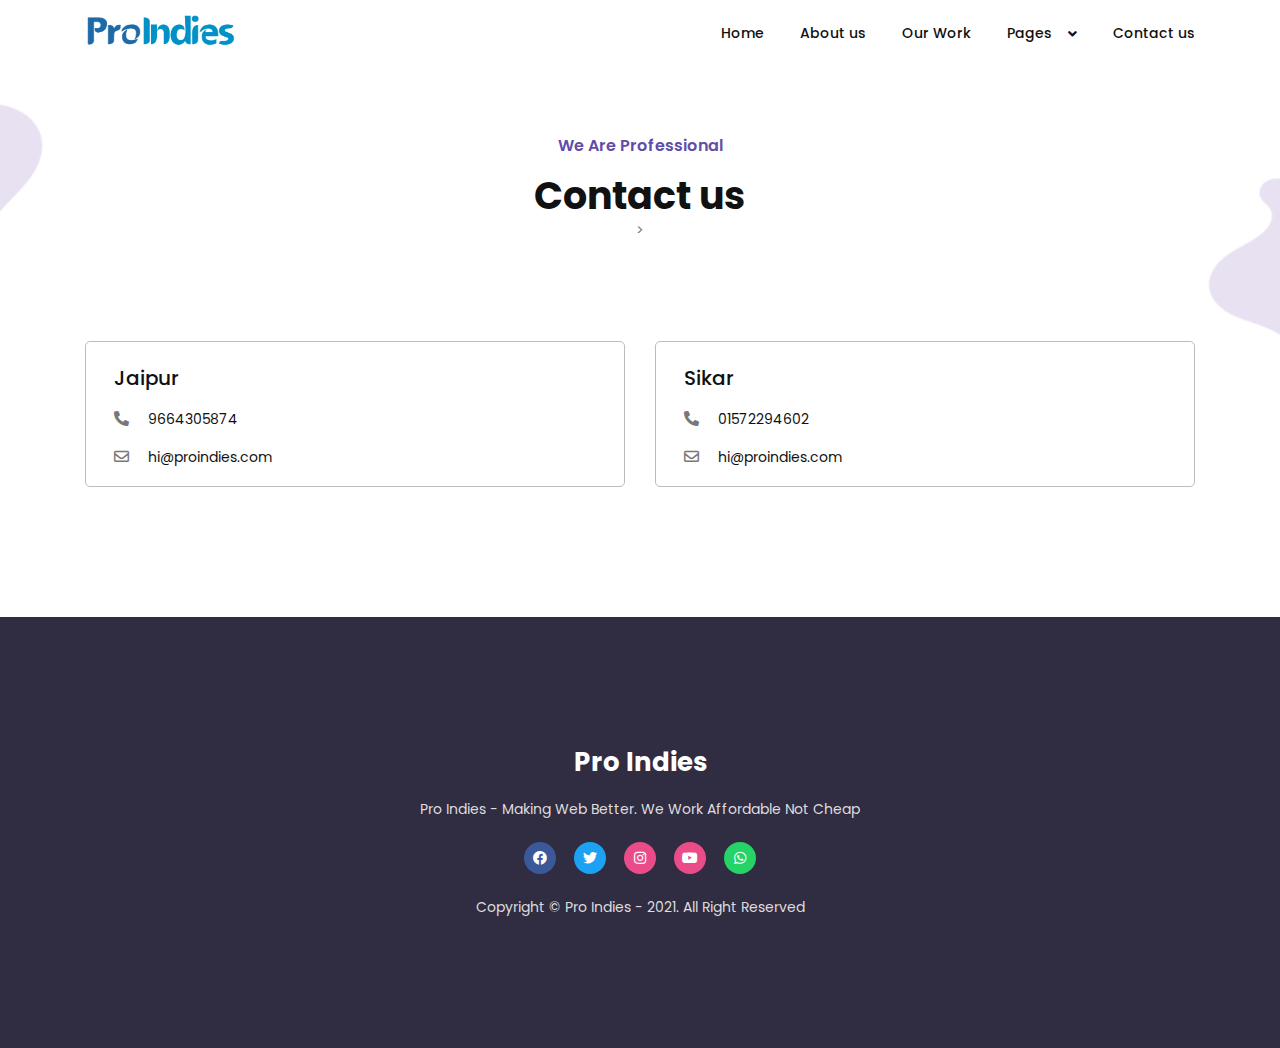
<file: contact-us.html>
<!DOCTYPE html>
<html lang="zxx">
	<head>
		<meta charset="UTF-8">
		<meta name="viewport" content="width=device-width, initial-scale=1.0">
		<title>Contact Us ~ Pro Indies - Makin Web Better</title>
		<link rel="shortcut icon" href="img/favicon.png">
		<link rel="stylesheet" href="css/fontawesome.min.css">
		<link rel="stylesheet" href="css/bootstrap.min.css">
		<link rel="stylesheet" href="css/animate.css">
		<link rel="stylesheet" href="css/bootstrap-dropdownhover.min.css">
		<link rel="stylesheet" href="css/aos.css">
		<link rel="stylesheet" href="css/style.css">
	</head>
	<body>
		
		<!-- header pages -->
		<div class="header-pages">
			<div class="navbar navbar-expand-md">
				<div class="container">
					<a href="index.html" class="navbar-brand"><img src="img/proindies-logo.png" height="35px" alt="Pro Indies"></a>
					<button class="navbar-toggler" type="button" data-toggle="collapse" data-target="#navbarNav" aria-controls="navbarNav" aria-expanded="false" aria-label="Toggle navigation">
					<i class="fas fa-align-justify"></i>
					</button>
					<div class="collapse navbar-collapse" id="navbarNav">
						<ul class="navbar-nav ml-auto">
							<li class="nav-item active">
								<a class="nav-link" href="index.html">Home <span class="sr-only">(current)</span></a>
							</li>
							<li class="nav-item">
								<a class="nav-link" href="about-us.html">About us</a>
							</li>
							<li class="nav-item">
								<a class="nav-link" href="our-work.html">Our Work</a>
							</li>
							<li class="nav-item dropdown">
								<a class="nav-link dropdown-toggle" href="#" data-toggle="dropdown">Pages <i class="fa fa-angle-down"></i></a>
								<ul class="dropdown-menu fade-up">
									<li><a href="services.html">Services</a></li>
									<li><a href="features.html">Features</a></li>
									<li><a href="pricing.html">Pricing</a></li>
									<li><a href="404.html">404</a></li>
									<li><a href="testimonial.html">Testimonial</a></li>
									<li><a href="faq.html">Faq</a></li>
								</ul>
							</li>
							<li class="nav-item">
								<a class="nav-link" href="contact-us.html">Contact us</a>
							</li>
						</ul>
					</div>
				</div>
			</div>
			<div class="pages-title">
				<div class="container">
					<span>We Are Professional</span>
					<h2>Contact us</h2>
				</div>
				>
			</div>
		</div>
		<!-- end header pages -->
	<!-- contact us -->
		<div class="contact-us">
			<div class="container">
				<div class="row">
					<div class="col-md-6">
						<div class="entry">
							<h5>Jaipur</h5>
							<ul>
								<li><i class="fas fa-phone-alt"></i> <a href="tel:+919664305874">9664305874</a></li>
								<li><i class="far fa-envelope"></i> <a href="mailto:hi@proindies.com">hi@proindies.com</a></li>
								</ul>
						</div>
					</div>
					<div class="col-md-6">
						<div class="entry">
							<h5>Sikar</h5>
							<ul>
								<li><i class="fas fa-phone-alt"></i> <a href="tel:01572294602">01572294602</a></li>
								<li><i class="far fa-envelope"></i> <a href="mailto:hi@proindies.com">hi@proindies.com</a></li>
								</ul>
						</div>
					</div>
				</div>
			</div>
		</div>
		<!-- end contact us -->
		
		<!-- footer -->
		<footer>
			<div class="container">
				<h2>Pro Indies</h2>
				<p>Pro Indies - Making Web Better. We Work Affordable Not Cheap </p>
				<ul>
					<li><a href="https://www.facebook.com/ProIndies/"><i class="fab fa-facebook"></i></a></li>
					<li><a href="https://twitter.com/pro_indies/"><i class="fab fa-twitter"></i></a></li>
					<li><a href="https://www.instagram.com/proindies.yt"><i class="fab fa-instagram"></i></a></li>
					<li><a href="https://www.youtube.com/c/ProInsights?sub_confirmation=1"><i class="fab fa-youtube"></i></a></li>
					<li><a href="https://api.whatsapp.com/send?phone=919664305874&text=Hii"><i class="fab fa-whatsapp"></i></a></li>
				</ul>
				<h6>Copyright © Pro Indies - 2021. All Right Reserved</h6>
			</div>
		</footer>
		<!-- end footer -->

		<!-- script -->
		<script src="js/jquery.min.js"></script>
		<script src="js/bootstrap.min.js"></script>
		<script src="js/fontawesome.js"></script>
		<script src="js/bootstrap-dropdownhover.min.js"></script>
		<script src="js/aos.js"></script>
		<script src="js/custom.js"></script>
		<script src="//code.tidio.co/naxcgehjjkknymwrwjtn2fzozluchjxv.js" async></script>
	</body>
</html>
</file>
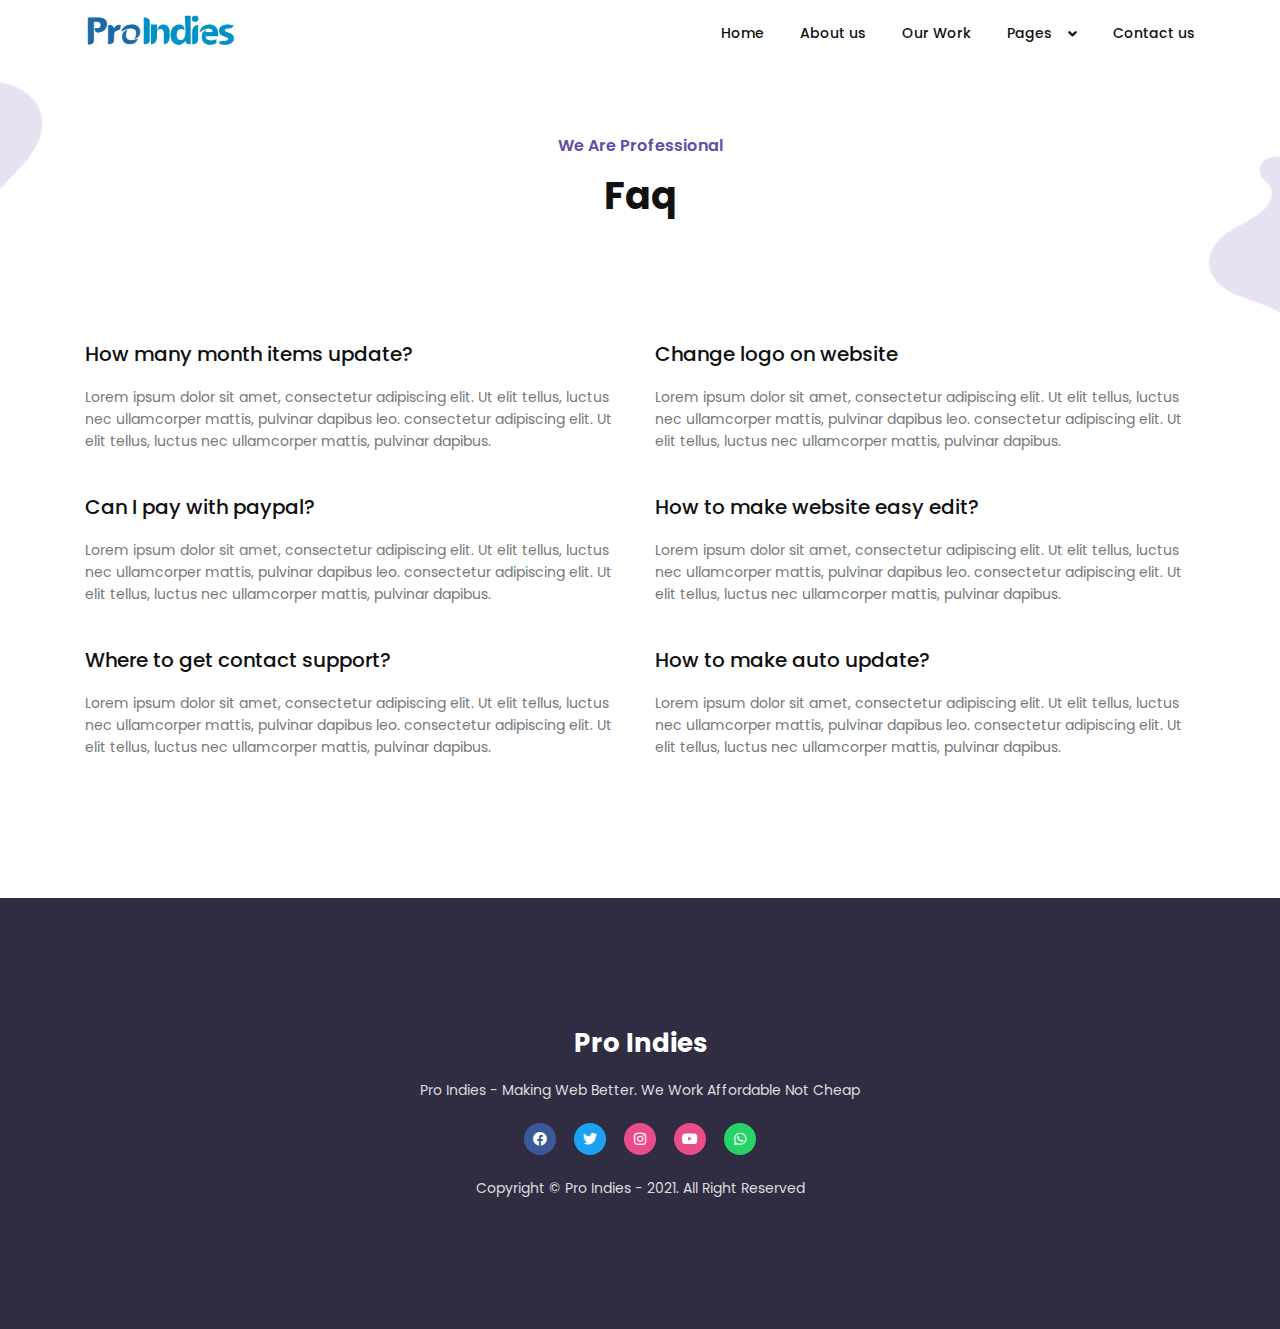
<file: faq.html>
<!DOCTYPE html>
<html lang="zxx">
	<head>
		<meta charset="UTF-8">
		<meta name="viewport" content="width=device-width, initial-scale=1.0">
		<title>Frequently Asked Questions ~ Pro Indies</title>
		<link rel="shortcut icon" href="img/favicon.png">
		<link rel="stylesheet" href="css/fontawesome.min.css">
		<link rel="stylesheet" href="css/bootstrap.min.css">
		<link rel="stylesheet" href="css/animate.css">
		<link rel="stylesheet" href="css/bootstrap-dropdownhover.min.css">
		<link rel="stylesheet" href="css/aos.css">
		<link rel="stylesheet" href="css/style.css">
	</head>
	<body>
		
		<!-- header pages -->
		<div class="header-pages">
			<div class="navbar navbar-expand-md">
				<div class="container">
					<a href="index.html" class="navbar-brand"><img src="img/proindies-logo.png" height="35px" alt="Pro Indies"></a>
					<button class="navbar-toggler" type="button" data-toggle="collapse" data-target="#navbarNav" aria-controls="navbarNav" aria-expanded="false" aria-label="Toggle navigation">
					<i class="fas fa-align-justify"></i>
					</button>
					<div class="collapse navbar-collapse" id="navbarNav">
						<ul class="navbar-nav ml-auto">
							<li class="nav-item active">
								<a class="nav-link" href="index.html">Home <span class="sr-only">(current)</span></a>
							</li>
							<li class="nav-item">
								<a class="nav-link" href="about-us.html">About us</a>
							</li>
							<li class="nav-item">
								<a class="nav-link" href="our-work.html">Our Work</a>
							</li>
							<li class="nav-item dropdown">
								<a class="nav-link dropdown-toggle" href="#" data-toggle="dropdown">Pages <i class="fa fa-angle-down"></i></a>
								<ul class="dropdown-menu fade-up">
									<li><a href="services.html">Services</a></li>
									<li><a href="features.html">Features</a></li>
									<li><a href="pricing.html">Pricing</a></li>
									<li><a href="404.html">404</a></li>
									<li><a href="testimonial.html">Testimonial</a></li>
									<li><a href="faq.html">Faq</a></li>
								</ul>
							</li>
							<li class="nav-item">
								<a class="nav-link" href="contact-us.html">Contact us</a>
							</li>
						</ul>
					</div>
				</div>
			</div>
			<div class="pages-title">
				<div class="container">
					<span>We Are Professional</span>
					<h2>Faq</h2>
				</div>
			</div>
		</div>
		<!-- end header pages -->
		<!-- faq -->
		<div class="faq">
			<div class="container">
				<div class="row">
					<div class="col-md-6">
						<div class="entry">
							<h5>How many month items update?</h5>
							<p>Lorem ipsum dolor sit amet, consectetur adipiscing elit. Ut elit tellus, luctus nec ullamcorper mattis, pulvinar dapibus leo. consectetur adipiscing elit. Ut elit tellus, luctus nec ullamcorper mattis, pulvinar dapibus.</p>
						</div>
					</div>
					<div class="col-md-6">
						<div class="entry">
							<h5>
							Change logo on website
							</h5>
							<p>Lorem ipsum dolor sit amet, consectetur adipiscing elit. Ut elit tellus, luctus nec ullamcorper mattis, pulvinar dapibus leo. consectetur adipiscing elit. Ut elit tellus, luctus nec ullamcorper mattis, pulvinar dapibus.</p>
						</div>
					</div>
					<div class="col-md-6">
						<div class="entry">
							<h5>
							Can I pay with paypal?
							</h5>
							<p>Lorem ipsum dolor sit amet, consectetur adipiscing elit. Ut elit tellus, luctus nec ullamcorper mattis, pulvinar dapibus leo. consectetur adipiscing elit. Ut elit tellus, luctus nec ullamcorper mattis, pulvinar dapibus.</p>
						</div>
					</div>
					<div class="col-md-6">
						<div class="entry">
							<h5>
							How to make website easy edit?
							</h5>
							<p>Lorem ipsum dolor sit amet, consectetur adipiscing elit. Ut elit tellus, luctus nec ullamcorper mattis, pulvinar dapibus leo. consectetur adipiscing elit. Ut elit tellus, luctus nec ullamcorper mattis, pulvinar dapibus.</p>
						</div>
					</div>
					<div class="col-md-6">
						<div class="entry">
							<h5>
							Where to get contact support?
							</h5>
							<p>Lorem ipsum dolor sit amet, consectetur adipiscing elit. Ut elit tellus, luctus nec ullamcorper mattis, pulvinar dapibus leo. consectetur adipiscing elit. Ut elit tellus, luctus nec ullamcorper mattis, pulvinar dapibus.</p>
						</div>
					</div>
					<div class="col-md-6">
						<div class="entry">
							<h5>
							How to make auto update?
							</h5>
							<p>Lorem ipsum dolor sit amet, consectetur adipiscing elit. Ut elit tellus, luctus nec ullamcorper mattis, pulvinar dapibus leo. consectetur adipiscing elit. Ut elit tellus, luctus nec ullamcorper mattis, pulvinar dapibus.</p>
						</div>
					</div>
				</div>
			</div>
		</div>
		<!-- end faq -->
		
		<!-- footer -->
		<footer>
			<div class="container">
				<h2>Pro Indies</h2>
				<p>Pro Indies - Making Web Better. We Work Affordable Not Cheap </p>
				<ul>
					<li><a href="https://www.facebook.com/ProIndies/"><i class="fab fa-facebook"></i></a></li>
					<li><a href="https://twitter.com/pro_indies/"><i class="fab fa-twitter"></i></a></li>
					<li><a href="https://www.instagram.com/proindies.yt"><i class="fab fa-instagram"></i></a></li>
					<li><a href="https://www.youtube.com/c/ProInsights?sub_confirmation=1"><i class="fab fa-youtube"></i></a></li>
					<li><a href="https://api.whatsapp.com/send?phone=919664305874&text=Hii"><i class="fab fa-whatsapp"></i></a></li>
				</ul>
				<h6>Copyright © Pro Indies - 2021. All Right Reserved</h6>
			</div>
		</footer>
		<!-- end footer -->

		<!-- script -->
		<script src="js/jquery.min.js"></script>
		<script src="js/bootstrap.min.js"></script>
		<script src="js/fontawesome.js"></script>
		<script src="js/bootstrap-dropdownhover.min.js"></script>
		<script src="js/aos.js"></script>
		<script src="js/custom.js"></script>
		<script src="//code.tidio.co/naxcgehjjkknymwrwjtn2fzozluchjxv.js" async></script>
	</body>
</html>
</file>
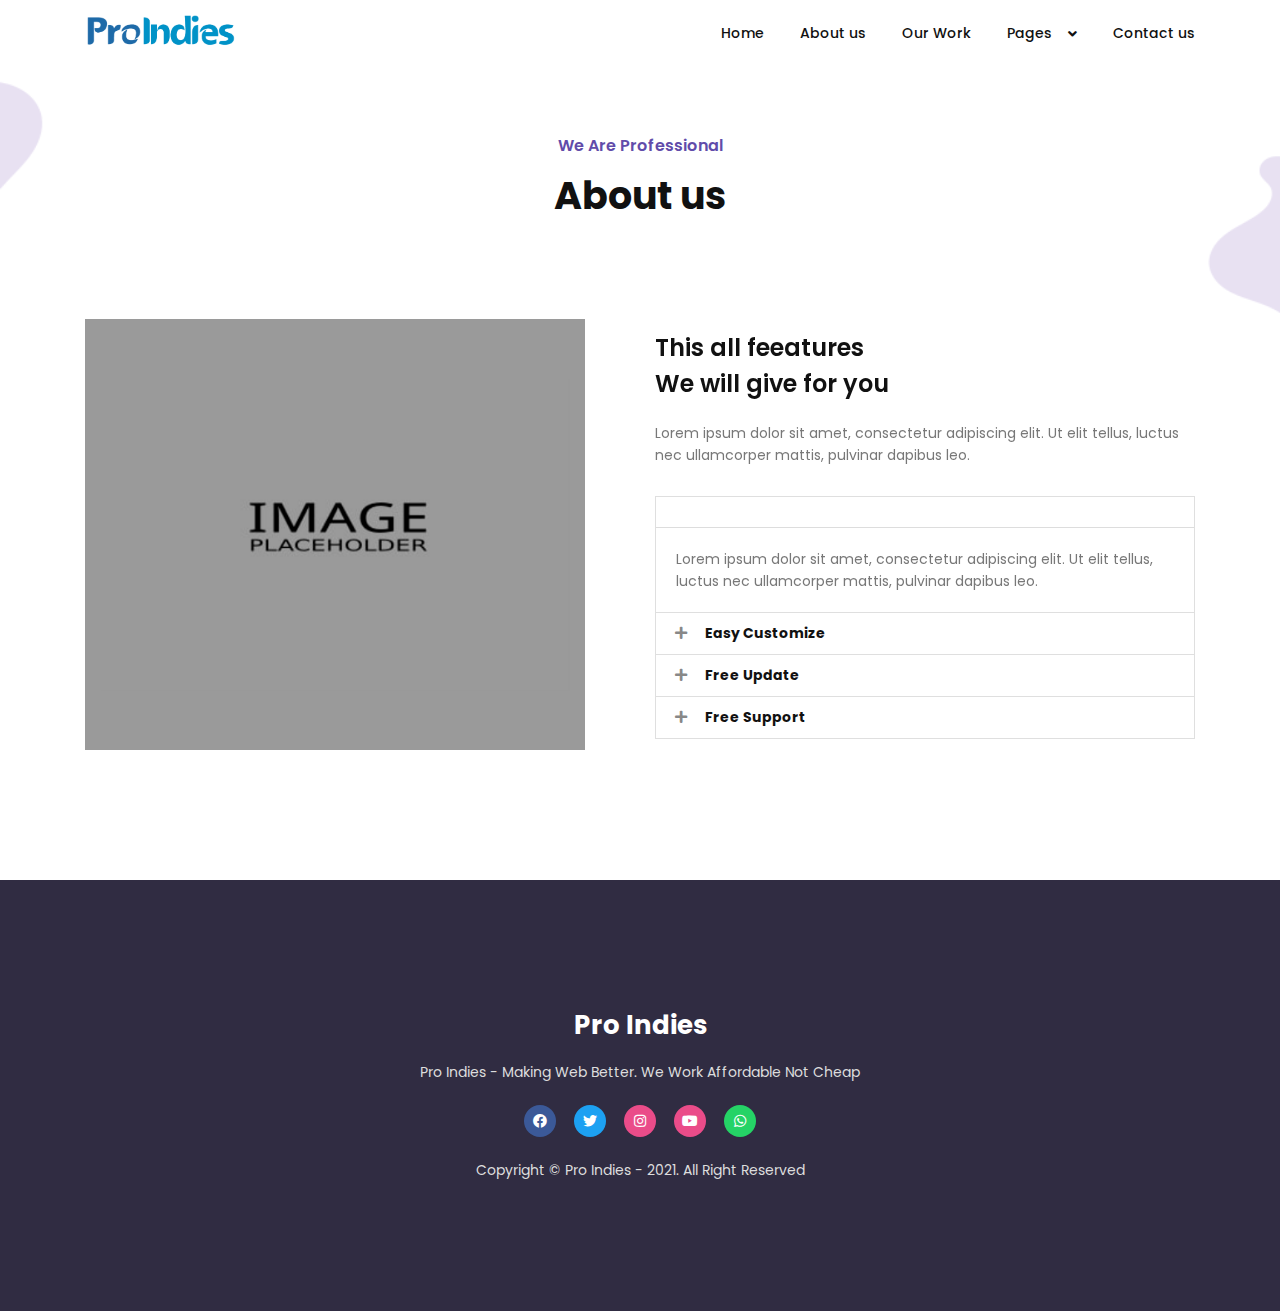
<file: features.html>
<!DOCTYPE html>
<html lang="zxx">
	<head>
		<meta charset="UTF-8">
		<meta name="viewport" content="width=device-width, initial-scale=1.0">
		<title>About Us - Pro Indies </title>
<meta name="title" content="Pro Indies - Making Web Better">
<meta name="description" content="Pro Indies is a Web Agency based in India and helping people all over the globe to grow their businesses tremendously.
Fastest And Most Reliable Web Dev Portal to get your business online
We Develop All Type Of websites and web apps. But In Today anyone can Skyrocket their Idea or business By putting It online.">

<!-- Open Graph / Facebook -->
<meta property="og:type" content="website">
<meta property="og:url" content="https://proindies.com/">
<meta property="og:title" content="Pro Indies - Making Web Better">
<meta property="og:description" content="Pro Indies is a Web Agency based in India and helping people all over the globe to grow their businesses tremendously.
Fastest And Most Reliable Web Dev Portal to get your business online
We Develop All Type Of websites and web apps. But In Today anyone can Skyrocket their Idea or business By putting It online.">
<meta property="og:image" content="https://proindies.com/img/proindies-meta.jpg">

<!-- Twitter -->
<meta property="twitter:card" content="summary_large_image">
<meta property="twitter:url" content="https://proindies.com/">
<meta property="twitter:title" content="Pro Indies - Making Web Better">
<meta property="twitter:description" content="Pro Indies is a Web Agency based in India and helping people all over the globe to grow their businesses tremendously.
Fastest And Most Reliable Web Dev Portal to get your business online
We Develop All Type Of websites and web apps. But In Today anyone can Skyrocket their Idea or business By putting It online.">
<meta property="twitter:image" content="https://proindies.com/img/proindies-meta.jpg">

        <link rel="shortcut icon" href="img/favicon.png">
		<link rel="stylesheet" href="css/fontawesome.min.css">
		<link rel="stylesheet" href="css/bootstrap.min.css">
		<link rel="stylesheet" href="css/animate.css">
		<link rel="stylesheet" href="css/bootstrap-dropdownhover.min.css">
		<link rel="stylesheet" href="css/aos.css">
		<link rel="stylesheet" href="css/style.css">
	</head>
	<body>
		
		<!-- header pages -->
		<div class="header-pages">
			<div class="navbar navbar-expand-md">
				<div class="container">
					<a href="index.html" class="navbar-brand"><img src="img/proindies-logo.png" height="35px" alt="Pro Indies"></a>
					<button class="navbar-toggler" type="button" data-toggle="collapse" data-target="#navbarNav" aria-controls="navbarNav" aria-expanded="false" aria-label="Toggle navigation">
					<i class="fas fa-align-justify"></i>
					</button>
					<div class="collapse navbar-collapse" id="navbarNav">
						<ul class="navbar-nav ml-auto">
							<li class="nav-item active">
								<a class="nav-link" href="index.html">Home <span class="sr-only">(current)</span></a>
							</li>
							<li class="nav-item">
								<a class="nav-link" href="about-us.html">About us</a>
							</li>
							<li class="nav-item">
								<a class="nav-link" href="our-work.html">Our Work</a>
							</li>
							<li class="nav-item dropdown">
								<a class="nav-link dropdown-toggle" href="#" data-toggle="dropdown">Pages <i class="fa fa-angle-down"></i></a>
								<ul class="dropdown-menu fade-up">
									<li><a href="services.html">Services</a></li>
									<li><a href="features.html">Features</a></li>
									<li><a href="pricing.html">Pricing</a></li>
									<li><a href="404.html">404</a></li>
									<li><a href="testimonial.html">Testimonial</a></li>
									<li><a href="faq.html">Faq</a></li>
								</ul>
							</li>
							<li class="nav-item">
								<a class="nav-link" href="contact-us.html">Contact us</a>
							</li>
						</ul>
					</div>
				</div>
			</div>
			<div class="pages-title">
				<div class="container">
					<span>We Are Professional</span>
					<h2>About us</h2>
				</div>
			</div>
		</div>
		<!-- end header pages -->
		<!-- features -->
		<div class="features">
			<div class="container">
				<div class="row align-items-center">
					<div class="col-md-6">
						<div class="entry" data-aos="fade-right">
							<img src="img/about-us.png" alt="">
						</div>
					</div>
					<div class="col-md-6">
						<div class="entry" data-aos="fade-left">
							<h4>This all feeatures <br>We will give for you</h4>
							<p>Lorem ipsum dolor sit amet, consectetur adipiscing elit. Ut elit tellus, luctus nec ullamcorper mattis, pulvinar dapibus leo.</p>
							<div class="accordion" id="accordionExample">
								<div class="card">
									<div class="card-header" id="headingOne">
										<h5 class="mb-0">
										<button class="btn btn-link" type="button" data-toggle="collapse" data-target="#collapseOne" aria-expanded="true" aria-controls="collapseOne">
								</button>
										</h5>
									</div>
									<div id="collapseOne" class="collapse show" aria-labelledby="headingOne" data-parent="#accordionExample">
										<div class="card-body">
											Lorem ipsum dolor sit amet, consectetur adipiscing elit. Ut elit tellus, luctus nec ullamcorper mattis, pulvinar dapibus leo.
										</div>
									</div>
								</div>
								<div class="card">
									<div class="card-header" id="headingTwo">
										<h5 class="mb-0">
										<button class="btn btn-link collapsed" type="button" data-toggle="collapse" data-target="#collapseTwo" aria-expanded="false" aria-controls="collapseTwo">
										<i class="fas fa-plus"></i> Easy Customize
										</button>
										</h5>
									</div>
									<div id="collapseTwo" class="collapse" aria-labelledby="headingTwo" data-parent="#accordionExample">
										<div class="card-body">
											Lorem ipsum dolor sit amet, consectetur adipiscing elit. Ut elit tellus, luctus nec ullamcorper mattis, pulvinar dapibus leo.
										</div>
									</div>
								</div>
								<div class="card">
									<div class="card-header" id="headingThree">
										<h5 class="mb-0">
										<button class="btn btn-link collapsed" type="button" data-toggle="collapse" data-target="#collapseThree" aria-expanded="false" aria-controls="collapseThree"><i class="fas fa-plus"></i> Free Update
										</button>
										</h5>
									</div>
									<div id="collapseThree" class="collapse" aria-labelledby="headingThree" data-parent="#accordionExample">
										<div class="card-body">
											Lorem ipsum dolor sit amet, consectetur adipiscing elit. Ut elit tellus, luctus nec ullamcorper mattis, pulvinar dapibus leo.
										</div>
									</div>
								</div>
								<div class="card">
									<div class="card-header" id="headingFour">
										<h5 class="mb-0">
										<button class="btn btn-link collapsed" type="button" data-toggle="collapse" data-target="#collapseFour" aria-expanded="false" aria-controls="collapseFour">
										<i class="fas fa-plus"></i> Free Support
										</button>
										</h5>
									</div>
									<div id="collapseFour" class="collapse" aria-labelledby="headingFour" data-parent="#accordionExample">
										<div class="card-body">
											Lorem ipsum dolor sit amet, consectetur adipiscing elit. Ut elit tellus, luctus nec ullamcorper mattis, pulvinar dapibus leo.
										</div>
									</div>
								</div>
							</div>
						</div>
					</div>
				</div>
			</div>
		</div>
		<!-- end features -->
		
		<!-- footer -->
		<footer>
			<div class="container">
				<h2>Pro Indies</h2>
				<p>Pro Indies - Making Web Better. We Work Affordable Not Cheap </p>
				<ul>
					<li><a href="https://www.facebook.com/ProIndies/"><i class="fab fa-facebook"></i></a></li>
					<li><a href="https://twitter.com/pro_indies/"><i class="fab fa-twitter"></i></a></li>
					<li><a href="https://www.instagram.com/proindies.yt"><i class="fab fa-instagram"></i></a></li>
					<li><a href="https://www.youtube.com/c/ProInsights?sub_confirmation=1"><i class="fab fa-youtube"></i></a></li>
					<li><a href="https://api.whatsapp.com/send?phone=919664305874&text=Hii"><i class="fab fa-whatsapp"></i></a></li>
				</ul>
				<h6>Copyright © Pro Indies - 2021. All Right Reserved</h6>
			</div>
		</footer>
		<!-- end footer -->

		<!-- script -->
		<script src="js/jquery.min.js"></script>
		<script src="js/bootstrap.min.js"></script>
		<script src="js/fontawesome.js"></script>
		<script src="js/bootstrap-dropdownhover.min.js"></script>
		<script src="js/aos.js"></script>
		<script src="js/custom.js"></script>
		<script src="//code.tidio.co/naxcgehjjkknymwrwjtn2fzozluchjxv.js" async></script>
	</body>
</html>
</file>
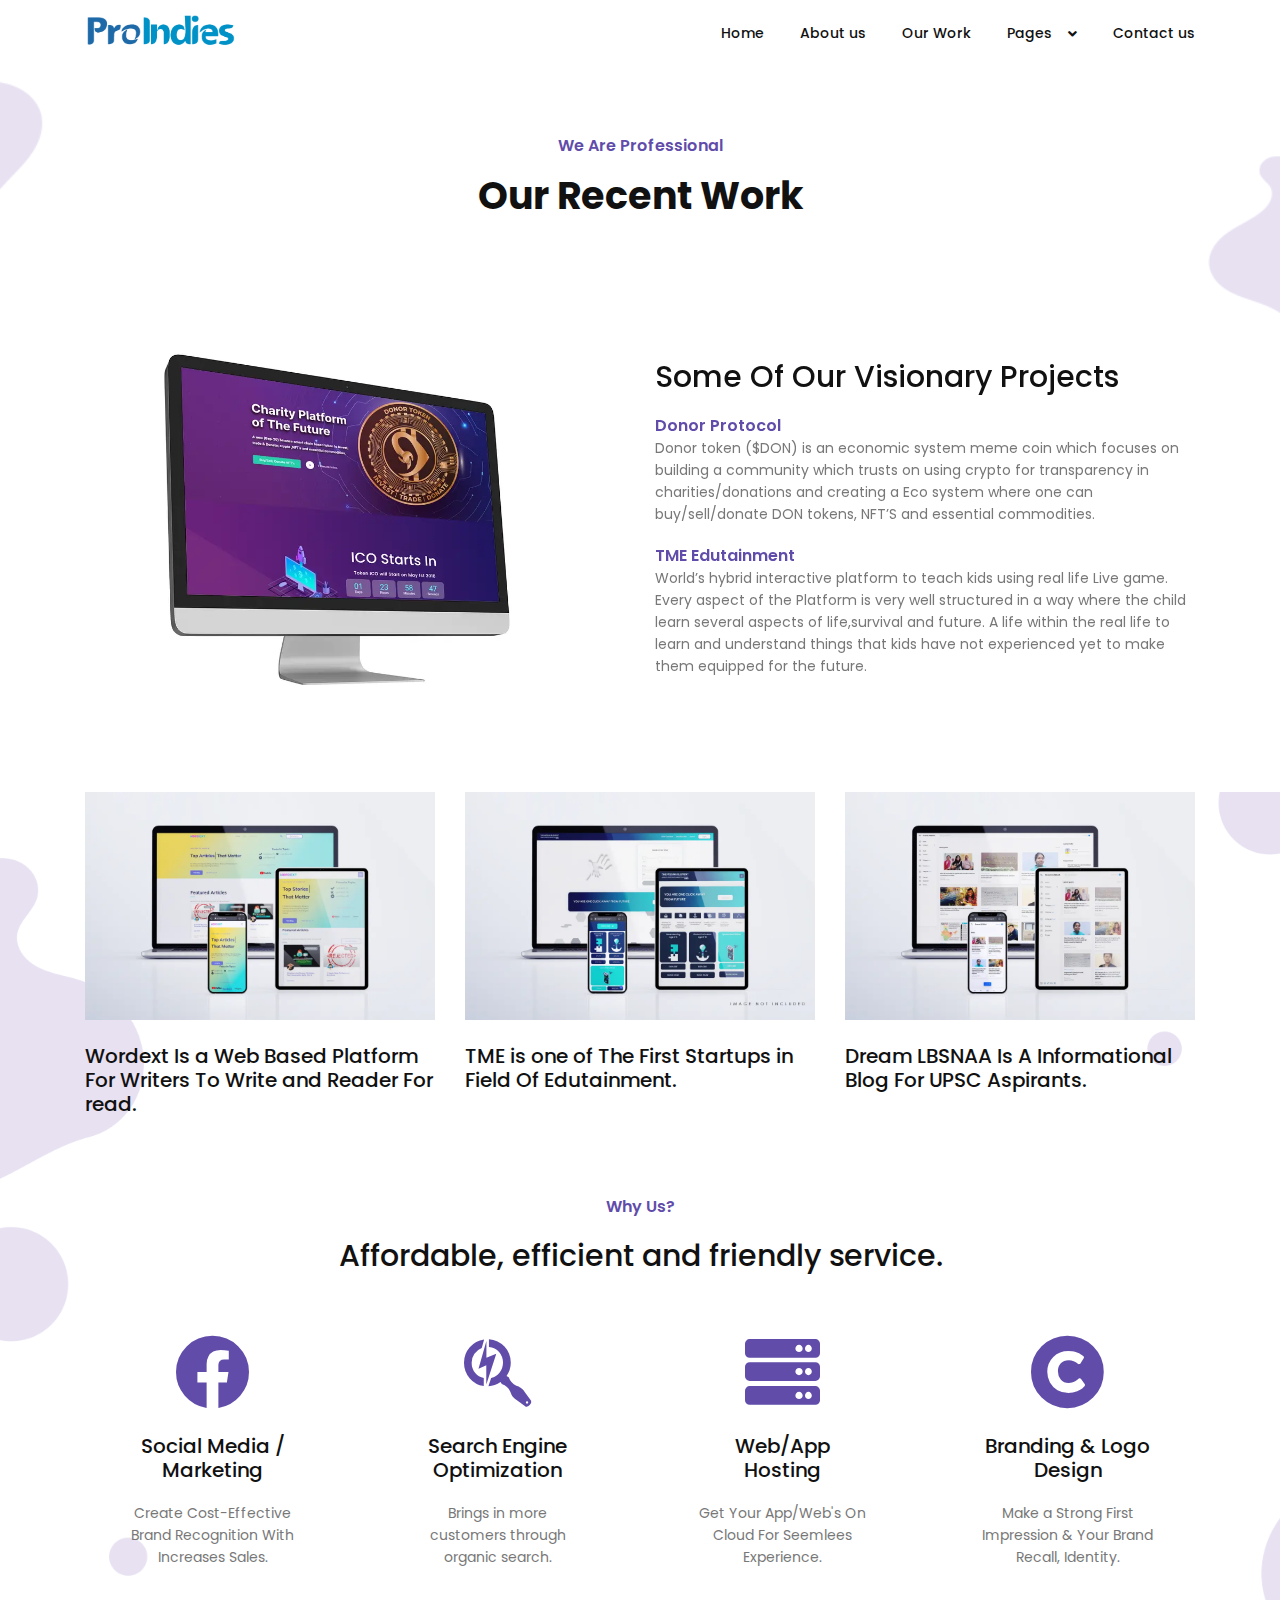
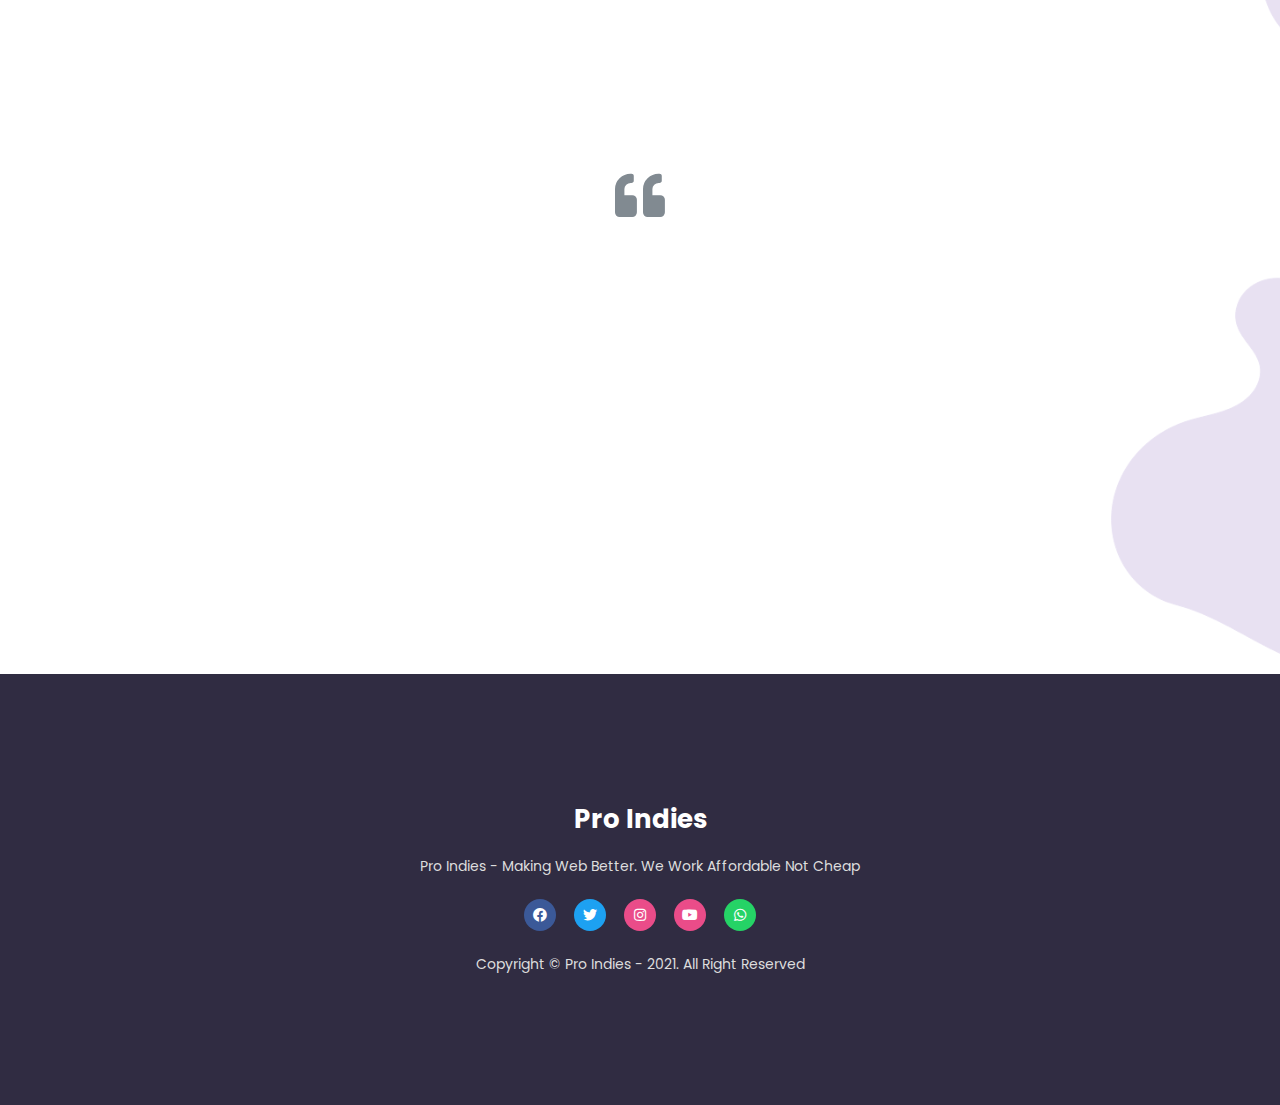
<file: our-work.html>
<!DOCTYPE html>
<html lang="zxx">
	<head>
		<meta charset="UTF-8">
		<meta name="viewport" content="width=device-width, initial-scale=1.0">
		<title>Recent Work~ Pro Indies - Makin Web Better</title>
		<link rel="shortcut icon" href="img/favicon.png">
		<link rel="stylesheet" href="css/fontawesome.min.css">
		<link rel="stylesheet" href="css/bootstrap.min.css">
		<link rel="stylesheet" href="css/animate.css">
		<link rel="stylesheet" href="css/bootstrap-dropdownhover.min.css">
		<link rel="stylesheet" href="css/aos.css">
		<link rel="stylesheet" href="css/lightbox.min.css">
		<link rel="stylesheet" href="css/style.css">
	</head>
	<body>
		
		<!-- header pages -->
		<div class="header-pages">
			<div class="navbar navbar-expand-md">
				<div class="container">
					<a href="index.html" class="navbar-brand"><img src="img/proindies-logo.png" height="35px" alt="Pro Indies"></a>
					<button class="navbar-toggler" type="button" data-toggle="collapse" data-target="#navbarNav" aria-controls="navbarNav" aria-expanded="false" aria-label="Toggle navigation">
					<i class="fas fa-align-justify"></i>
					</button>
					<div class="collapse navbar-collapse" id="navbarNav">
						<ul class="navbar-nav ml-auto">
							<li class="nav-item active">
								<a class="nav-link" href="index.html">Home <span class="sr-only">(current)</span></a>
							</li>
							<li class="nav-item">
								<a class="nav-link" href="about-us.html">About us</a>
							</li>
							<li class="nav-item">
								<a class="nav-link" href="our-work.html">Our Work</a>
							</li>
							<li class="nav-item dropdown">
								<a class="nav-link dropdown-toggle" href="#" data-toggle="dropdown">Pages <i class="fa fa-angle-down"></i></a>
								<ul class="dropdown-menu fade-up">
									<li><a href="services.html">Services</a></li>
									<li><a href="features.html">Features</a></li>
									<li><a href="pricing.html">Pricing</a></li>
									<li><a href="404.html">404</a></li>
									<li><a href="testimonial.html">Testimonial</a></li>
									<li><a href="faq.html">Faq</a></li>
								</ul>
							</li>
							<li class="nav-item">
								<a class="nav-link" href="contact-us.html">Contact us</a>
							</li>
						</ul>
					</div>
				</div>
			</div>
			<div class="pages-title">
				<div class="container">
					<span>We Are Professional</span>
					<h2>Our Recent Work</h2>
				</div>
			</div>
		</div>
		<!-- end header pages -->
<!-- Start Featured -->
<div class="about-us section about-us-pages">
	<div class="container">
		<div class="row align-items-center">
			<div class="col-md-6">
				<div class="entry" data-aos="fade-right">
					<img src="img/donorprotocol.com-project.webp" alt="">
				</div>
			</div>
			<div class="col-md-6">
				<div class="entry" data-aos="fade-left">
					<h2>Some Of Our Visionary Projects</h2>
					<span>Donor Protocol</span>
					<p>Donor token ($DON) is an economic system meme coin which focuses on building a community which trusts on using crypto for transparency in charities/donations and creating a Eco system where one can buy/sell/donate DON tokens, NFT’S and essential commodities.</p>
					<span>TME Edutainment</span>
					<p>World’s hybrid interactive platform to teach kids using real life Live game. Every aspect of the Platform is very well structured in a way where the child learn several aspects of life,survival and future. A life within the real life to learn and understand things that kids have not experienced yet to make them equipped for the future.</p>
				</div>
			</div>
			
		</div>
	</div>
</div>
<!--End Featured -->

		<!-- our work -->
		<div class="our-work">
			<div class="container">
				<div class="row">
					<div class="col-md-4 col-work">
						<div class="entry">
							<a  data-lightbox="image-1">
								<img src="img/wordext.com-project.webp" alt="">
							</a>
							<h5><br>Wordext Is a Web Based Platform For Writers To Write and Reader For read.</h5>
						</div>
					</div>
					<div class="col-md-4 col-work">
						<div class="entry">
							<a data-lightbox="image-1">
								<img src="img/tmeedutainment.com-project.webp" alt="">
							</a>
						</div>
						<h5><br>TME is one of The First Startups in Field Of Edutainment.</h5>
					</div>
					<div class="col-md-4 col-work">
						<div class="entry">
							<a data-lightbox="image-1">
								<img src="img/dreamlbsnaa.com-project.webp" alt="">
							</a>
							<h5><br>Dream LBSNAA Is A Informational Blog For UPSC Aspirants.</h5>
						</div>
					</div>
					
					</div>
				</div>
			</div>
		</div>
		<!-- end our work -->
		<div class="why-us">
			<div class="container">
				<div class="title-section">
					<span>Why us?</span>
					<h2>Affordable, efficient and friendly service.</h2>
				</div>
				<div class="row">
					<div class="col-md-3">
						<div class="entry">
							<i class="fab fa-facebook"></i>
							<h5>Social Media / Marketing</h5>
							<p>Create Cost-Effective Brand Recognition With Increases Sales.</p>
						</div>
					</div>
					<div class="col-md-3">
						<div class="entry">
							<i class="fab fa-searchengin"></i>
							<h5>Search Engine Optimization</h5>
							<p>Brings in more customers through organic search.</p>
						</div>
					</div>
					<div class="col-md-3">
						<div class="entry">
							<i class="fas fa-server"></i>
							<h5>Web/App Hosting</h5>
							<p>Get Your App/Web's On Cloud For Seemlees Experience.</p>
						</div>
					</div>
					<div class="col-md-3">
						<div class="entry">
							<i class="fas fa-copyright"></i>
							<h5>Branding & Logo Design</h5>
							<p>Make a Strong First Impression & Your Brand Recall, Identity.</p>
						</div>
					</div>
				</div>
			</div>
		</div>

		<!-- testimonial -->
		<div class="testimonial-work">
			<div class="container">
				<div class="title-section">
					<i class="fas fa-quote-left"></i>
				</div>
				<div class="row">
					<div class="col-md-4">
						<div class="entry" data-aos="zoom-in" data-aos-duration="2000">
							<p>Very nice and helpful Team.....designing my website..And also you are a very experienced and skilled editor...I just loved Work </p>
							<h5>Balaji Bhatacharjee</h5>
							<ul>
								<li><i class="fa fa-star"></i></li>
								<li><i class="fa fa-star"></i></li>
								<li><i class="fa fa-star"></i></li>
								<li><i class="fa fa-star"></i></li>
								<li><i class="fa fa-star"></i></li>
								<li><i class="fa fa-star"></i></li>
							</ul>
							<span>CEO ~ Achivers.in</span>
							</div>
					</div>
					<div class="col-md-4">
						<div class="entry" data-aos="zoom-in" data-aos-duration="2000">
							<p>I’ve had some questionable experiences with other web agencies in the past, but Proindies has hands down been the best web company we’ve worked with, providing us incredible service. </p>
							<h5>Ratnesh <S></S></h5>
							<ul>
								<li><i class="fa fa-star"></i></li>
								<li><i class="fa fa-star"></i></li>
								<li><i class="fa fa-star"></i></li>
								<li><i class="fa fa-star"></i></li>
								<li><i class="fa fa-star"></i></li>
							</ul>
							<span>Co-Founder; Fastudy.in</span>
							</div>
					</div>
					<div class="col-md-4">
						<div class="entry" data-aos="zoom-in" data-aos-duration="2000">
							<p>This is exactly why we rely on—and will continue to rely on—your team for your extensive ExpressionEngine expertise, your exceptional reliability, and your crystal clear communications and organization. </p>
							<h5>Sandeep</h5>
							<ul>
								<li><i class="fa fa-star"></i></li>
								<li><i class="fa fa-star"></i></li>
								<li><i class="fa fa-star"></i></li>
								<li><i class="fa fa-star"></i></li>
								<li><i class="fa fa-star"></i></li>
							</ul>
							<span>Owner; Choicestar Printings</span>
							</div>
					</div>
				</div>
			</div>
		</div>
		<!-- end testimonial -->
		
		<!-- footer -->
		<footer>
			<div class="container">
				<h2>Pro Indies</h2>
				<p>Pro Indies - Making Web Better. We Work Affordable Not Cheap </p>
				<ul>
					<li><a href="https://www.facebook.com/ProIndies/"><i class="fab fa-facebook"></i></a></li>
					<li><a href="https://twitter.com/pro_indies/"><i class="fab fa-twitter"></i></a></li>
					<li><a href="https://www.instagram.com/proindies.yt"><i class="fab fa-instagram"></i></a></li>
					<li><a href="https://www.youtube.com/c/ProInsights?sub_confirmation=1"><i class="fab fa-youtube"></i></a></li>
					<li><a href="https://api.whatsapp.com/send?phone=919664305874&text=Hii"><i class="fab fa-whatsapp"></i></a></li>
				</ul>
				<h6>Copyright © Pro Indies - 2021. All Right Reserved</h6>
			</div>
		</footer>
		<!-- end footer -->

		<!-- script -->
		<script src="js/jquery.min.js"></script>
		<script src="js/bootstrap.min.js"></script>
		<script src="js/fontawesome.js"></script>
		<script src="js/bootstrap-dropdownhover.min.js"></script>
		<script src="js/aos.js"></script>
		<script src="js/custom.js"></script>
		<script src="//code.tidio.co/naxcgehjjkknymwrwjtn2fzozluchjxv.js" async></script>
	</body>
</html>
</file>
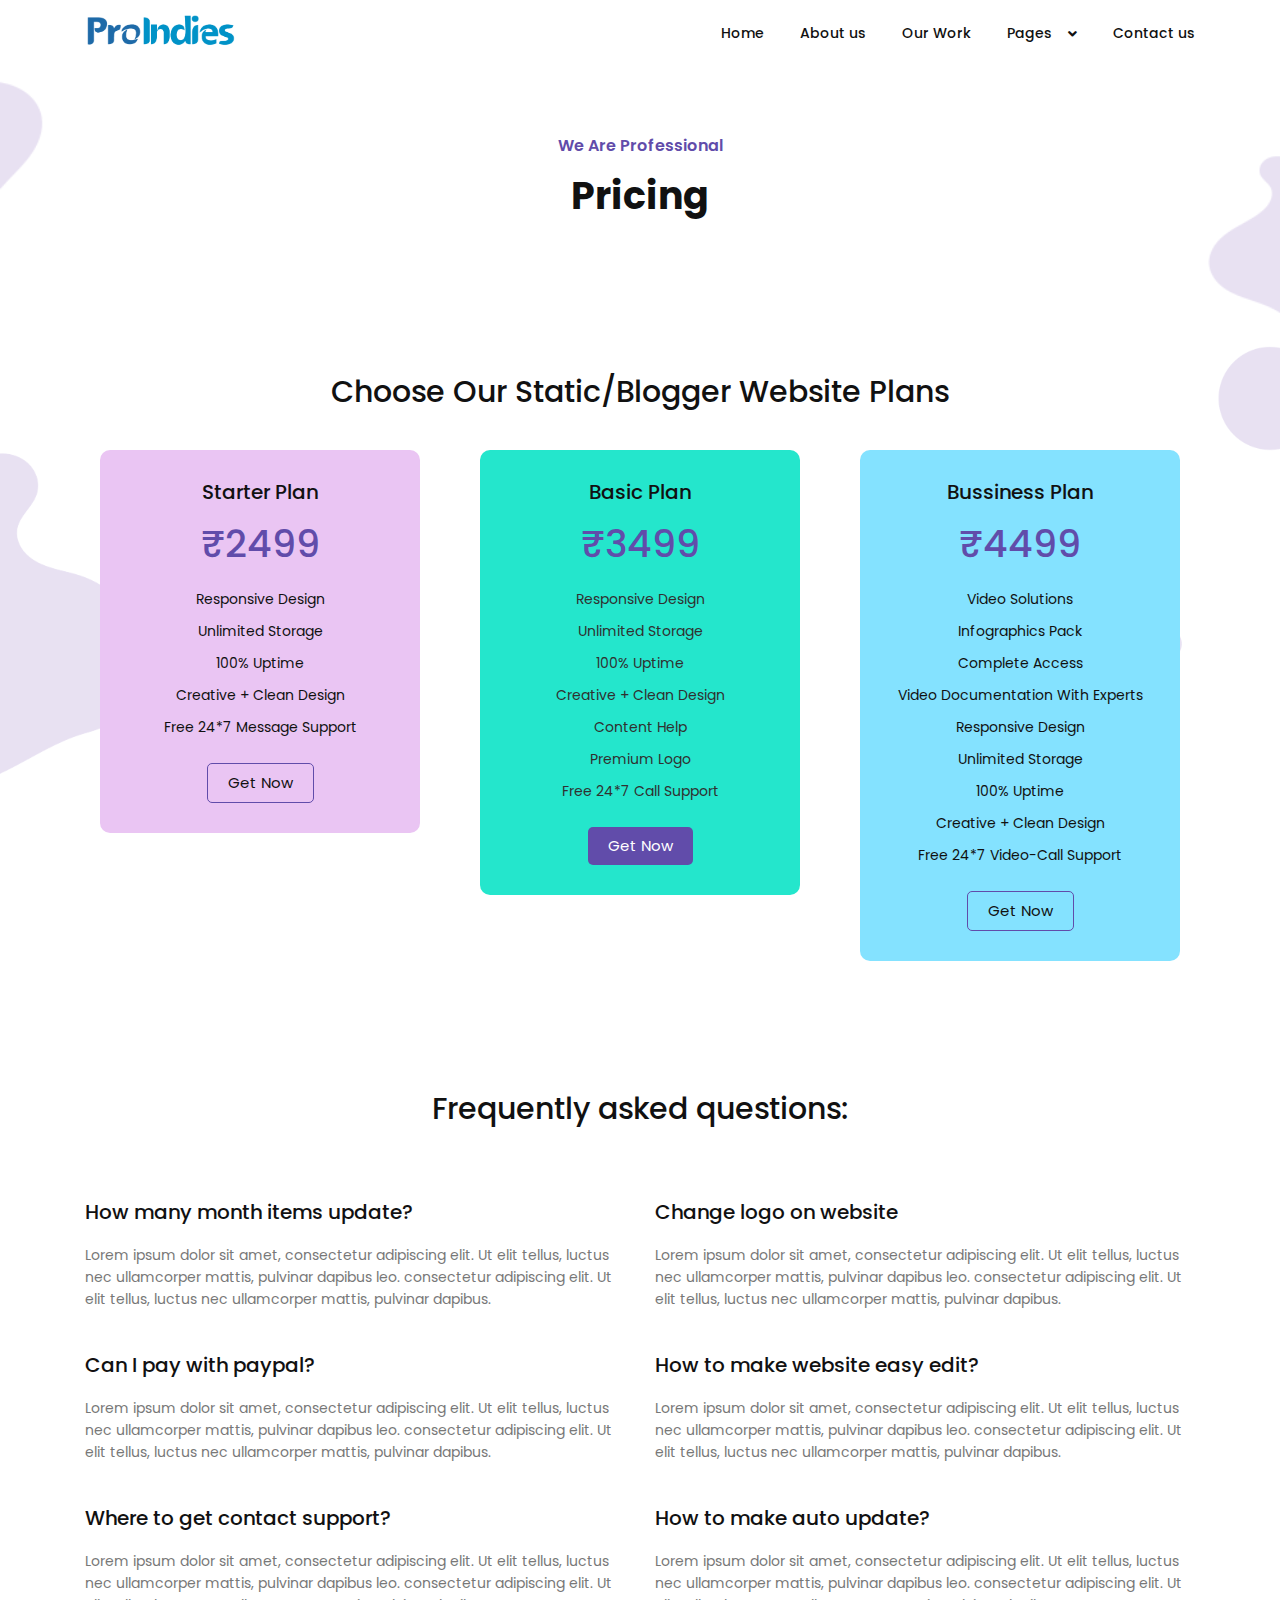
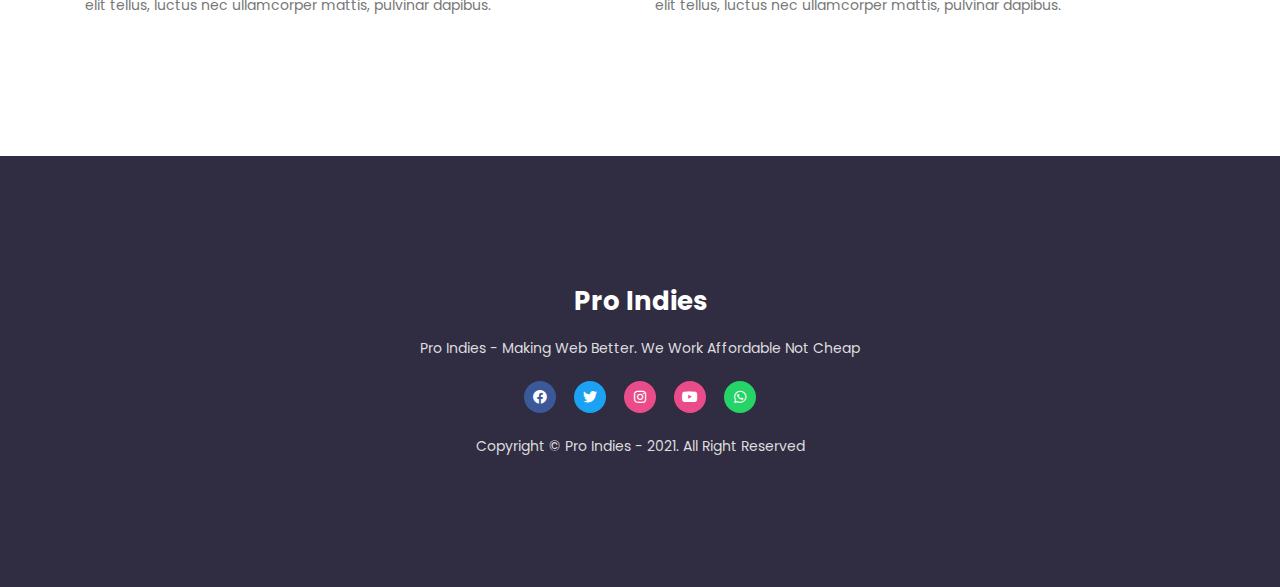
<file: pricing.html>
<!DOCTYPE html>
<html lang="zxx">
	<head>
		<meta charset="UTF-8">
		<meta name="viewport" content="width=device-width, initial-scale=1.0">
		<title>Contact Us ~ Pro Indies - Makin Web Better</title>
		<link rel="shortcut icon" href="img/favicon.png">
		<link rel="stylesheet" href="css/fontawesome.min.css">
		<link rel="stylesheet" href="css/bootstrap.min.css">
		<link rel="stylesheet" href="css/animate.css">
		<link rel="stylesheet" href="css/bootstrap-dropdownhover.min.css">
		<link rel="stylesheet" href="css/aos.css">
		<link rel="stylesheet" href="css/style.css">
	</head>
	<body>
		
		<!-- header pages -->
		<div class="header-pages">
			<div class="navbar navbar-expand-md">
				<div class="container">
					<a href="index.html" class="navbar-brand"><img src="img/proindies-logo.png" height="35px" alt="Pro Indies"></a>
					<button class="navbar-toggler" type="button" data-toggle="collapse" data-target="#navbarNav" aria-controls="navbarNav" aria-expanded="false" aria-label="Toggle navigation">
					<i class="fas fa-align-justify"></i>
					</button>
					<div class="collapse navbar-collapse" id="navbarNav">
						<ul class="navbar-nav ml-auto">
							<li class="nav-item active">
								<a class="nav-link" href="index.html">Home <span class="sr-only">(current)</span></a>
							</li>
							<li class="nav-item">
								<a class="nav-link" href="about-us.html">About us</a>
							</li>
							<li class="nav-item">
								<a class="nav-link" href="our-work.html">Our Work</a>
							</li>
							<li class="nav-item dropdown">
								<a class="nav-link dropdown-toggle" href="#" data-toggle="dropdown">Pages <i class="fa fa-angle-down"></i></a>
								<ul class="dropdown-menu fade-up">
									<li><a href="services.html">Services</a></li>
									<li><a href="features.html">Features</a></li>
									<li><a href="pricing.html">Pricing</a></li>
									<li><a href="404.html">404</a></li>
									<li><a href="testimonial.html">Testimonial</a></li>
									<li><a href="faq.html">Faq</a></li>
								</ul>
							</li>
							<li class="nav-item">
								<a class="nav-link" href="contact-us.html">Contact us</a>
							</li>
						</ul>
					</div>
				</div>
			</div>
			<div class="pages-title">
				<div class="container">
					<span>We Are Professional</span>
					<h2>Pricing</h2>
				</div>
			</div>
		</div>
		<!-- end header pages -->
		
		<!-- pricing -->
		<div class="pricing">
			<div class="container">
				<div class="title-section">
					<h2>Choose Our Static/Blogger Website Plans</h2>
				</div>
				<div class="row">
					<div class="col-md-4">
						<div class="entry entry-left">
							<h5>Starter Plan</h5>
							<h3>₹2499</h3>
							    <ul>
								<li><span>Responsive Design</span></li>
								<li><span> Unlimited Storage</span></li>
								<li><span> 100% Uptime</span></li>
								<li><span>Creative + Clean Design</span></li>
								<li><span>Free 24*7 Message Support</span></li>
							</ul>
							<button onclick="window.location.href = 'https://api.whatsapp.com/send?phone=919664305874&text=Hello%20I%20am%20Interested%20In%20Your%20Starter%20Plan%20Website%20Plan';" class="button pricing-button">Get Now</button>
						</div>
					</div>
					<div class="col-md-4">
						<div class="entry entry-center">
							<h5>Basic Plan</h5>
							<h3>₹3499</h3>
							<ul>
								<li><span>Responsive Design</span></li>
								<li><span> Unlimited Storage</span></li>
								<li><span> 100% Uptime</span></li>
								<li><span>Creative + Clean Design</span></li>
								<li><span>Content Help</span></li>
								<li><span> Premium Logo</span></li>
								<li><span>Free 24*7 Call Support</span></li>
							</ul>
							<button onclick="window.location.href = 'https://api.whatsapp.com/send?phone=919664305874&text=Hello%20I%20am%20Interested%20In%20Your%20Business%20Plan%20Website%20Plan';" class="button">Get Now</button>
						</div>
					</div>
					<div class="col-md-4">
						<div class="entry entry-right">
							<h5>Bussiness Plan</h5>
							<h3>₹4499</h3>
							<ul>
								<li><span>Video Solutions</span></li>
								<li><span>Infographics Pack</span></li>
								<li><span>Complete Access</span></li>
								<li><span>Video Documentation With Experts</span></li>
								<li><span>Responsive Design</span></li>
								<li><span> Unlimited Storage</span></li>
								<li><span> 100% Uptime</span></li>
								<li><span>Creative + Clean Design</span></li>
								<li><span>Free 24*7 Video-Call Support</span></li>
							</ul>
							<button onclick="window.location.href = 'https://api.whatsapp.com/send?phone=919664305874&text=Hello%20I%20am%20Interested%20In%20Your%20Business%20Plan%20Website%20Plan';" class="button pricing-button">Get Now</button>
						</div>
					</div>
				</div>
			</div>
		</div>
		<!-- end pricing -->
		<!-- faq -->
		<div class="faq">
			<div class="container">
				<div class="title-section">
					<h2>Frequently asked questions:</h2>
				</div>
				<div class="row">
					<div class="col-md-6">
						<div class="entry">
							<h5>How many month items update?</h5>
							<p>Lorem ipsum dolor sit amet, consectetur adipiscing elit. Ut elit tellus, luctus nec ullamcorper mattis, pulvinar dapibus leo. consectetur adipiscing elit. Ut elit tellus, luctus nec ullamcorper mattis, pulvinar dapibus.</p>
						</div>
					</div>
					<div class="col-md-6">
						<div class="entry">
							<h5>
							Change logo on website
							</h5>
							<p>Lorem ipsum dolor sit amet, consectetur adipiscing elit. Ut elit tellus, luctus nec ullamcorper mattis, pulvinar dapibus leo. consectetur adipiscing elit. Ut elit tellus, luctus nec ullamcorper mattis, pulvinar dapibus.</p>
						</div>
					</div>
					<div class="col-md-6">
						<div class="entry">
							<h5>
							Can I pay with paypal?
							</h5>
							<p>Lorem ipsum dolor sit amet, consectetur adipiscing elit. Ut elit tellus, luctus nec ullamcorper mattis, pulvinar dapibus leo. consectetur adipiscing elit. Ut elit tellus, luctus nec ullamcorper mattis, pulvinar dapibus.</p>
						</div>
					</div>
					<div class="col-md-6">
						<div class="entry">
							<h5>
							How to make website easy edit?
							</h5>
							<p>Lorem ipsum dolor sit amet, consectetur adipiscing elit. Ut elit tellus, luctus nec ullamcorper mattis, pulvinar dapibus leo. consectetur adipiscing elit. Ut elit tellus, luctus nec ullamcorper mattis, pulvinar dapibus.</p>
						</div>
					</div>
					<div class="col-md-6">
						<div class="entry">
							<h5>
							Where to get contact support?
							</h5>
							<p>Lorem ipsum dolor sit amet, consectetur adipiscing elit. Ut elit tellus, luctus nec ullamcorper mattis, pulvinar dapibus leo. consectetur adipiscing elit. Ut elit tellus, luctus nec ullamcorper mattis, pulvinar dapibus.</p>
						</div>
					</div>
					<div class="col-md-6">
						<div class="entry">
							<h5>
							How to make auto update?
							</h5>
							<p>Lorem ipsum dolor sit amet, consectetur adipiscing elit. Ut elit tellus, luctus nec ullamcorper mattis, pulvinar dapibus leo. consectetur adipiscing elit. Ut elit tellus, luctus nec ullamcorper mattis, pulvinar dapibus.</p>
						</div>
					</div>
				</div>
			</div>
		</div>
		<!-- end faq -->
		
		<!-- footer -->
		<footer>
			<div class="container">
				<h2>Pro Indies</h2>
				<p>Pro Indies - Making Web Better. We Work Affordable Not Cheap </p>
				<ul>
					<li><a href="https://www.facebook.com/ProIndies/"><i class="fab fa-facebook"></i></a></li>
					<li><a href="https://twitter.com/pro_indies/"><i class="fab fa-twitter"></i></a></li>
					<li><a href="https://www.instagram.com/proindies.yt"><i class="fab fa-instagram"></i></a></li>
					<li><a href="https://www.youtube.com/c/ProInsights?sub_confirmation=1"><i class="fab fa-youtube"></i></a></li>
					<li><a href="https://api.whatsapp.com/send?phone=919664305874&text=Hii"><i class="fab fa-whatsapp"></i></a></li>
				</ul>
				<h6>Copyright © Pro Indies - 2021. All Right Reserved</h6>
			</div>
		</footer>
		<!-- end footer -->

		<!-- script -->
		<script src="js/jquery.min.js"></script>
		<script src="js/bootstrap.min.js"></script>
		<script src="js/fontawesome.js"></script>
		<script src="js/bootstrap-dropdownhover.min.js"></script>
		<script src="js/aos.js"></script>
		<script src="js/custom.js"></script>
		<script src="//code.tidio.co/naxcgehjjkknymwrwjtn2fzozluchjxv.js" async></script>
	</body>
</html>
</file>
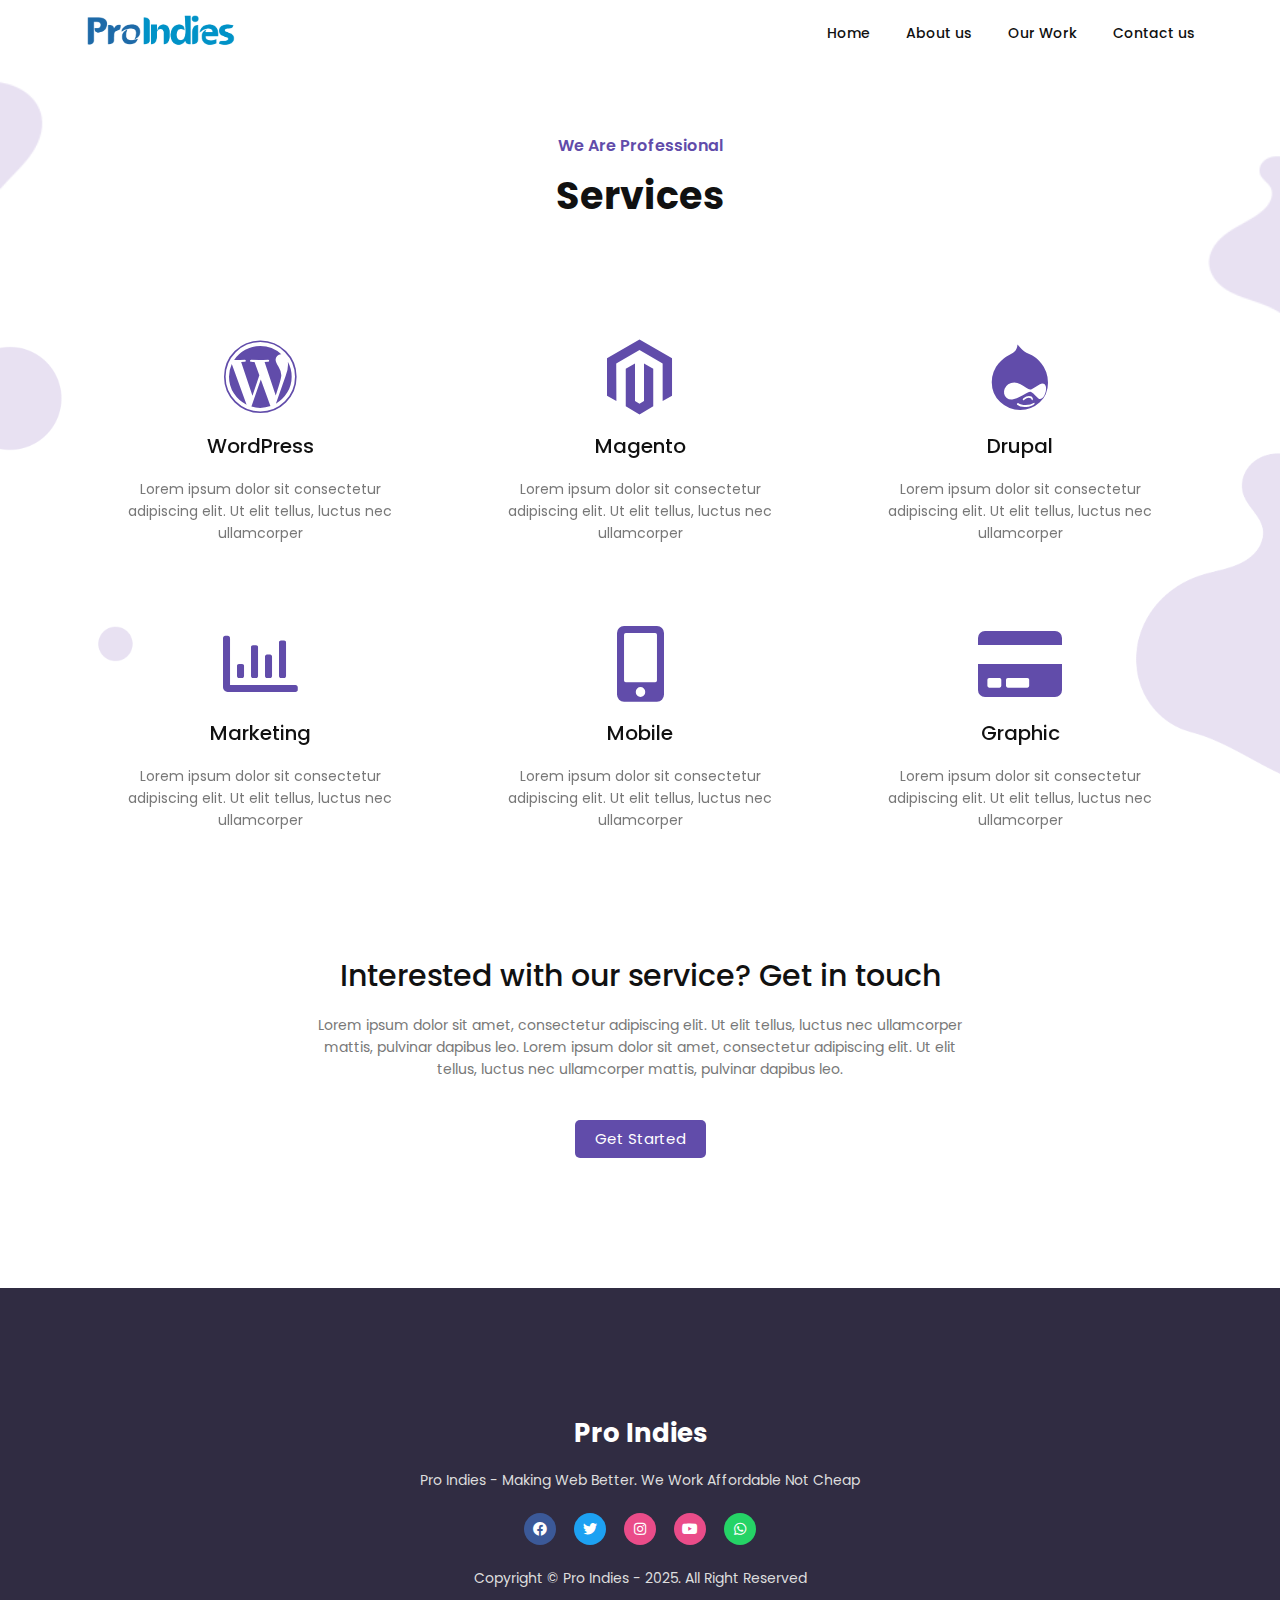
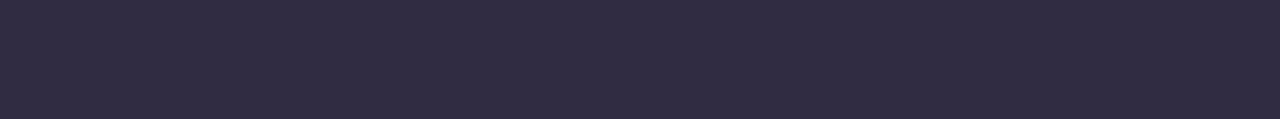
<file: services.html>
<!DOCTYPE html>
<html lang="zxx">
	<head>
		<meta charset="UTF-8">
		<meta name="viewport" content="width=device-width, initial-scale=1.0">
		<title>Services - Pro Indies </title>
<meta name="title" content="Pro Indies - Making Web Better">
<meta name="description" content="Pro Indies is a Web Agency based in India and helping people all over the globe to grow their businesses tremendously.
Fastest And Most Reliable Web Dev Portal to get your business online
We Develop All Type Of websites and web apps. But In Today anyone can Skyrocket their Idea or business By putting It online.">

<!-- Open Graph / Facebook -->
<meta property="og:type" content="website">
<meta property="og:url" content="https://proindies.com/">
<meta property="og:title" content="Pro Indies - Making Web Better">
<meta property="og:description" content="Pro Indies is a Web Agency based in India and helping people all over the globe to grow their businesses tremendously.
Fastest And Most Reliable Web Dev Portal to get your business online
We Develop All Type Of websites and web apps. But In Today anyone can Skyrocket their Idea or business By putting It online.">
<meta property="og:image" content="https://proindies.com/img/proindies-meta.jpg">

<!-- Twitter -->
<meta property="twitter:card" content="summary_large_image">
<meta property="twitter:url" content="https://proindies.com/">
<meta property="twitter:title" content="Pro Indies - Making Web Better">
<meta property="twitter:description" content="Pro Indies is a Web Agency based in India and helping people all over the globe to grow their businesses tremendously.
Fastest And Most Reliable Web Dev Portal to get your business online
We Develop All Type Of websites and web apps. But In Today anyone can Skyrocket their Idea or business By putting It online.">
<meta property="twitter:image" content="https://proindies.com/img/proindies-meta.jpg">

        <link rel="shortcut icon" href="img/favicon.png">
		<link rel="stylesheet" href="css/fontawesome.min.css">
		<link rel="stylesheet" href="css/bootstrap.min.css">
		<link rel="stylesheet" href="css/animate.css">
		<link rel="stylesheet" href="css/bootstrap-dropdownhover.min.css">
		<link rel="stylesheet" href="css/aos.css">
		<link rel="stylesheet" href="css/style.css">
	</head>
	<body>
		
		<!-- header pages -->
		<div class="header-pages">
			<div class="navbar navbar-expand-md">
				<div class="container">
					<a href="index.html" class="navbar-brand"><img src="img/proindies-logo.png" height="35px" alt="Pro Indies"></a>
					<button class="navbar-toggler" type="button" data-toggle="collapse" data-target="#navbarNav" aria-controls="navbarNav" aria-expanded="false" aria-label="Toggle navigation">
					<i class="fas fa-align-justify"></i>
					</button>
					<div class="collapse navbar-collapse" id="navbarNav">
						<ul class="navbar-nav ml-auto">
							<li class="nav-item active">
								<a class="nav-link" href="index.html">Home <span class="sr-only">(current)</span></a>
							</li>
							<li class="nav-item">
								<a class="nav-link" href="about-us.html">About us</a>
							</li>
							<li class="nav-item">
								<a class="nav-link" href="our-work.html">Our Work</a>
							</li>
							<li class="nav-item">
								<a class="nav-link" href="contact-us.html">Contact us</a>
							</li>
						</ul>
					</div>
				</div>
			</div>
			<div class="pages-title">
				<div class="container">
					<span>We Are Professional</span>
					<h2>Services</h2>
				</div>
			</div>
		</div>
		<!-- end header pages -->


		<!-- services -->
		<div class="services services-page">
			<div class="container">
				<div class="row first-row">
					<div class="col-md-4">
						<div class="entry" data-aos="zoom-in">
							<i class="fab fa-wordpress"></i>
							<h5>WordPress</h5>
							<p>Lorem ipsum dolor sit consectetur adipiscing elit. Ut elit tellus, luctus nec ullamcorper</p>
						</div>
					</div>
					<div class="col-md-4">
						<div class="entry" data-aos="zoom-in" data-aos-duration="1500">
							<i class="fab fa-magento"></i>
							<h5>Magento</h5>
							<p>Lorem ipsum dolor sit consectetur adipiscing elit. Ut elit tellus, luctus nec ullamcorper</p>
						</div>
					</div>
					<div class="col-md-4">
						<div class="entry" data-aos="zoom-in" data-aos-duration="1500">
							<i class="fab fa-drupal"></i>
							<h5>Drupal</h5>
							<p>Lorem ipsum dolor sit consectetur adipiscing elit. Ut elit tellus, luctus nec ullamcorper</p>
						</div>
					</div>
				</div>
				<div class="row">
					<div class="col-md-4">
						<div class="entry" data-aos="zoom-in" data-aos-duration="2000">
							<i class="far fa-chart-bar"></i>
							<h5>Marketing</h5>
							<p>Lorem ipsum dolor sit consectetur adipiscing elit. Ut elit tellus, luctus nec ullamcorper</p>
						</div>
					</div>
					<div class="col-md-4">
						<div class="entry" data-aos="zoom-in" data-aos-duration="2500">
							<i class="fas fa-mobile-alt"></i>
							<h5>Mobile</h5>
							<p>Lorem ipsum dolor sit consectetur adipiscing elit. Ut elit tellus, luctus nec ullamcorper</p>
						</div>
					</div>
					<div class="col-md-4">
						<div class="entry" data-aos="zoom-in" data-aos-duration="3000">
							<i class="fas fa-credit-card"></i>
							<h5>Graphic</h5>
							<p>Lorem ipsum dolor sit consectetur adipiscing elit. Ut elit tellus, luctus nec ullamcorper</p>
						</div>
					</div>
				</div>
			</div>
		</div>
		<!-- end services -->

		<!-- call to action -->
		<div class="call-action">
			<div class="container">
				<h2>Interested with our service? Get in touch</h2>
				<p>Lorem ipsum dolor sit amet, consectetur adipiscing elit. Ut elit tellus, luctus nec ullamcorper mattis, pulvinar dapibus leo. Lorem ipsum dolor sit amet, consectetur adipiscing elit. Ut elit tellus, luctus nec ullamcorper mattis, pulvinar dapibus leo.</p>
				<button class="button">Get Started</button>
			</div>
		</div>
		<!-- end call to action -->
		
		<!-- footer -->
		<footer>
			<div class="container">
				<h2>Pro Indies</h2>
				<p>Pro Indies - Making Web Better. We Work Affordable Not Cheap </p>
				<ul>
					<li><a href="https://www.facebook.com/ProIndies/"><i class="fab fa-facebook"></i></a></li>
					<li><a href="https://twitter.com/pro_indies/"><i class="fab fa-twitter"></i></a></li>
					<li><a href="https://www.instagram.com/proindies.yt"><i class="fab fa-instagram"></i></a></li>
					<li><a href="https://www.youtube.com/c/ProInsights?sub_confirmation=1"><i class="fab fa-youtube"></i></a></li>
					<li><a href="https://api.whatsapp.com/send?phone=919664305874&text=Hii"><i class="fab fa-whatsapp"></i></a></li>
				</ul>
				<h6>Copyright © Pro Indies - 2025. All Right Reserved</h6>
			</div>
		</footer>
		<!-- end footer -->

		<!-- script -->
		<script src="js/jquery.min.js"></script>
		<script src="js/bootstrap.min.js"></script>
		<script src="js/fontawesome.js"></script>
		<script src="js/bootstrap-dropdownhover.min.js"></script>
		<script src="js/aos.js"></script>
		<script src="js/custom.js"></script>
		
	</body>
</html>
</file>
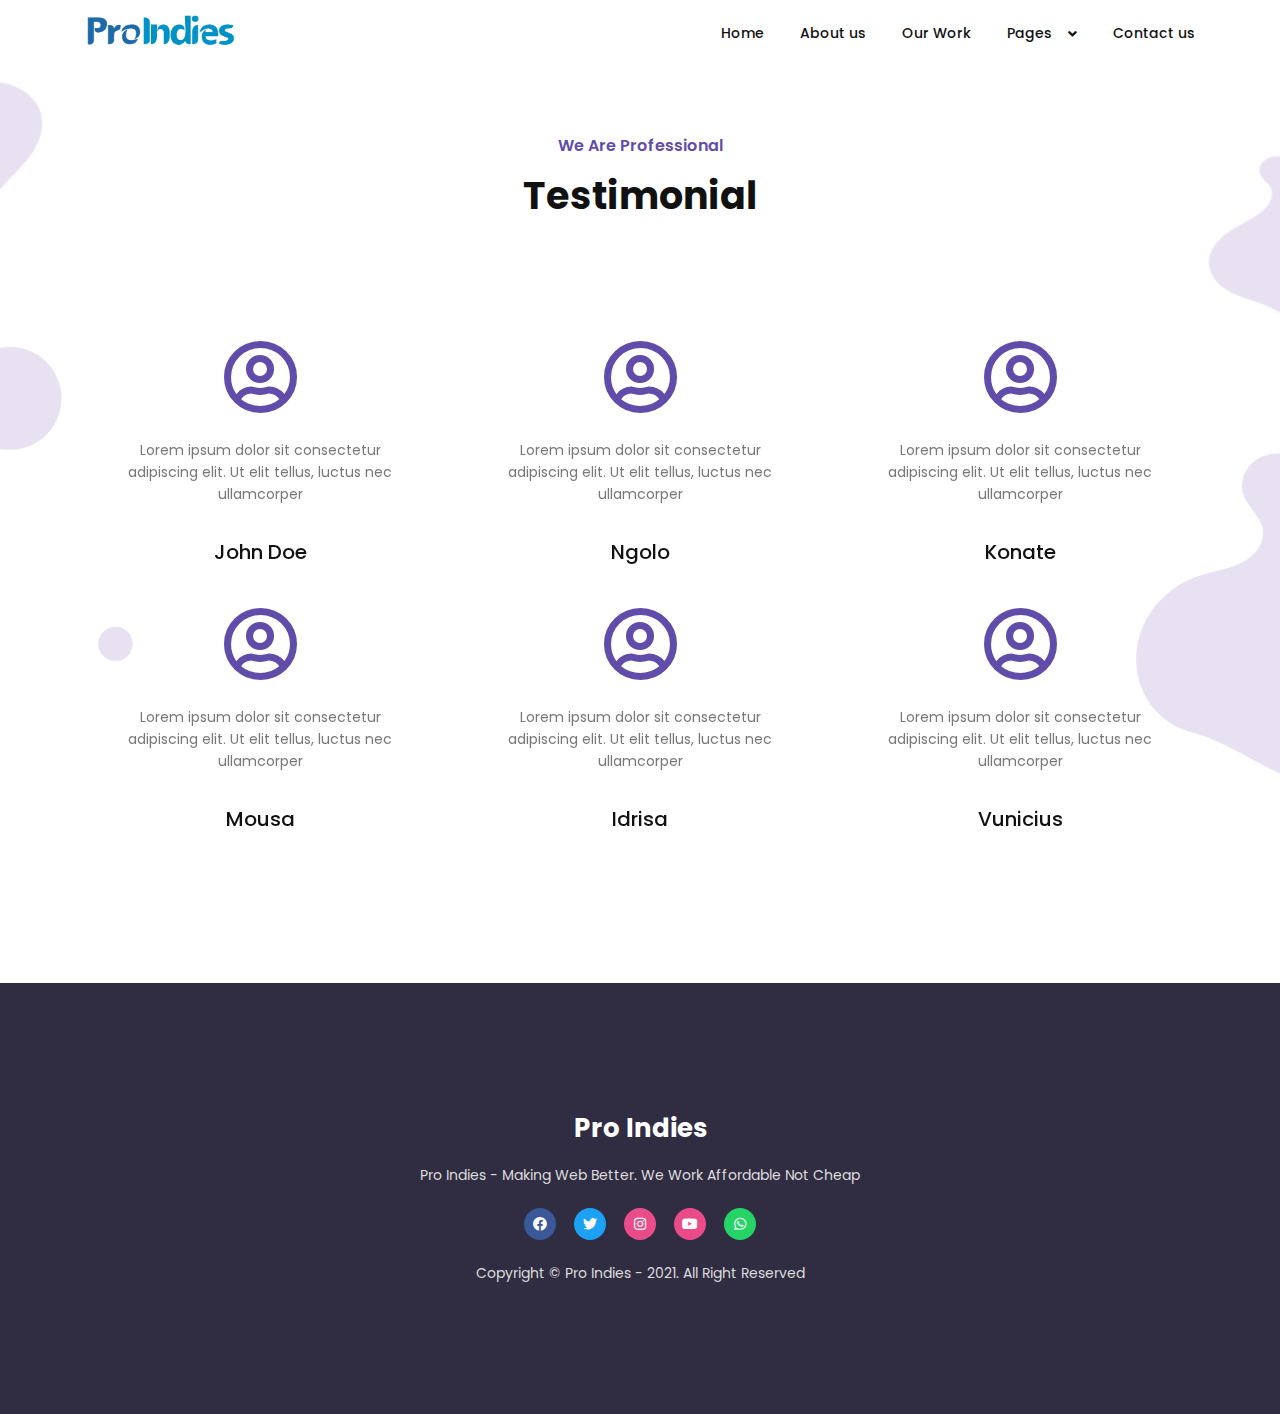
<file: testimonial.html>
<!DOCTYPE html>
<html lang="zxx">
	<head>
		<meta charset="UTF-8">
		<meta name="viewport" content="width=device-width, initial-scale=1.0">
		<title>Testimonial ~ Not Found</title>
<meta name="title" content="Pro Indies - Making Web Better">
<meta name="description" content="Pro Indies is a Web Agency based in India and helping people all over the globe to grow their businesses tremendously.
Fastest And Most Reliable Web Dev Portal to get your business online
We Develop All Type Of websites and web apps. But In Today anyone can Skyrocket their Idea or business By putting It online.">

<!-- Open Graph / Facebook -->
<meta property="og:type" content="website">
<meta property="og:url" content="https://proindies.com/">
<meta property="og:title" content="Pro Indies - Making Web Better">
<meta property="og:description" content="Pro Indies is a Web Agency based in India and helping people all over the globe to grow their businesses tremendously.
Fastest And Most Reliable Web Dev Portal to get your business online
We Develop All Type Of websites and web apps. But In Today anyone can Skyrocket their Idea or business By putting It online.">
<meta property="og:image" content="https://proindies.com/img/proindies-meta.jpg">

<!-- Twitter -->
<meta property="twitter:card" content="summary_large_image">
<meta property="twitter:url" content="https://proindies.com/">
<meta property="twitter:title" content="Pro Indies - Making Web Better">
<meta property="twitter:description" content="Pro Indies is a Web Agency based in India and helping people all over the globe to grow their businesses tremendously.
Fastest And Most Reliable Web Dev Portal to get your business online
We Develop All Type Of websites and web apps. But In Today anyone can Skyrocket their Idea or business By putting It online.">
<meta property="twitter:image" content="https://proindies.com/img/proindies-meta.jpg">

        <link rel="shortcut icon" href="img/favicon.png">
		<link rel="stylesheet" href="css/fontawesome.min.css">
		<link rel="stylesheet" href="css/bootstrap.min.css">
		<link rel="stylesheet" href="css/animate.css">
		<link rel="stylesheet" href="css/bootstrap-dropdownhover.min.css">
		<link rel="stylesheet" href="css/aos.css">
		<link rel="stylesheet" href="css/style.css">
	</head>
	<body>
		
		<!-- header pages -->
		<div class="header-pages">
			<div class="navbar navbar-expand-md">
				<div class="container">
					<a href="index.html" class="navbar-brand"><img src="img/proindies-logo.png" height="35px" alt="Pro Indies"></a>
					<button class="navbar-toggler" type="button" data-toggle="collapse" data-target="#navbarNav" aria-controls="navbarNav" aria-expanded="false" aria-label="Toggle navigation">
					<i class="fas fa-align-justify"></i>
					</button>
					<div class="collapse navbar-collapse" id="navbarNav">
						<ul class="navbar-nav ml-auto">
							<li class="nav-item active">
								<a class="nav-link" href="index.html">Home <span class="sr-only">(current)</span></a>
							</li>
							<li class="nav-item">
								<a class="nav-link" href="about-us.html">About us</a>
							</li>
							<li class="nav-item">
								<a class="nav-link" href="our-work.html">Our Work</a>
							</li>
							<li class="nav-item dropdown">
								<a class="nav-link dropdown-toggle" href="#" data-toggle="dropdown">Pages <i class="fa fa-angle-down"></i></a>
								<ul class="dropdown-menu fade-up">
									<li><a href="services.html">Services</a></li>
									<li><a href="features.html">Features</a></li>
									<li><a href="pricing.html">Pricing</a></li>
									<li><a href="404.html">404</a></li>
									<li><a href="testimonial.html">Testimonial</a></li>
									<li><a href="faq.html">Faq</a></li>
								</ul>
							</li>
							<li class="nav-item">
								<a class="nav-link" href="contact-us.html">Contact us</a>
							</li>
						</ul>
					</div>
				</div>
			</div>
			<div class="pages-title">
				<div class="container">
					<span>We Are Professional</span>
					<h2>Testimonial</h2>
				</div>
			</div>
		</div>
		<!-- end header pages -->
		<!-- testimonial -->
		<div class="testimonial">
			<div class="container">
				<div class="row">
					<div class="col-md-4">
						<div class="entry" data-aos="zoom-in" data-aos-duration="2000">
							<i class="far fa-user-circle"></i>
							<p>Lorem ipsum dolor sit consectetur adipiscing elit. Ut elit tellus, luctus nec ullamcorper</p>
							<h5>John Doe</h5>
						</div>
					</div>
					<div class="col-md-4">
						<div class="entry" data-aos="zoom-in" data-aos-duration="2000">
							<i class="far fa-user-circle"></i>
							<p>Lorem ipsum dolor sit consectetur adipiscing elit. Ut elit tellus, luctus nec ullamcorper</p>
							<h5>Ngolo</h5>
						</div>
					</div>
					<div class="col-md-4">
						<div class="entry" data-aos="zoom-in" data-aos-duration="2000">
							<i class="far fa-user-circle"></i>
							<p>Lorem ipsum dolor sit consectetur adipiscing elit. Ut elit tellus, luctus nec ullamcorper</p>
							<h5>Konate</h5>
						</div>
					</div>
					<div class="col-md-4">
						<div class="entry" data-aos="zoom-in" data-aos-duration="2000">
							<i class="far fa-user-circle"></i>
							<p>Lorem ipsum dolor sit consectetur adipiscing elit. Ut elit tellus, luctus nec ullamcorper</p>
							<h5>Mousa</h5>
						</div>
					</div>
					<div class="col-md-4">
						<div class="entry" data-aos="zoom-in" data-aos-duration="2000">
							<i class="far fa-user-circle"></i>
							<p>Lorem ipsum dolor sit consectetur adipiscing elit. Ut elit tellus, luctus nec ullamcorper</p>
							<h5>Idrisa</h5>
						</div>
					</div>
					<div class="col-md-4">
						<div class="entry" data-aos="zoom-in" data-aos-duration="2000">
							<i class="far fa-user-circle"></i>
							<p>Lorem ipsum dolor sit consectetur adipiscing elit. Ut elit tellus, luctus nec ullamcorper</p>
							<h5>Vunicius</h5>
						</div>
					</div>
				</div>
			</div>
		</div>
		<!-- end testimonial -->
		
		<!-- footer -->
		<footer>
			<div class="container">
				<h2>Pro Indies</h2>
				<p>Pro Indies - Making Web Better. We Work Affordable Not Cheap </p>
				<ul>
					<li><a href="https://www.facebook.com/ProIndies/"><i class="fab fa-facebook"></i></a></li>
					<li><a href="https://twitter.com/pro_indies/"><i class="fab fa-twitter"></i></a></li>
					<li><a href="https://www.instagram.com/proindies.yt"><i class="fab fa-instagram"></i></a></li>
					<li><a href="https://www.youtube.com/c/ProInsights?sub_confirmation=1"><i class="fab fa-youtube"></i></a></li>
					<li><a href="https://api.whatsapp.com/send?phone=919664305874&text=Hii"><i class="fab fa-whatsapp"></i></a></li>
				</ul>
				<h6>Copyright © Pro Indies - 2021. All Right Reserved</h6>
			</div>
		</footer>
		<!-- end footer -->

		<!-- script -->
		<script src="js/jquery.min.js"></script>
		<script src="js/bootstrap.min.js"></script>
		<script src="js/fontawesome.js"></script>
		<script src="js/bootstrap-dropdownhover.min.js"></script>
		<script src="js/aos.js"></script>
		<script src="js/custom.js"></script>
		<script src="//code.tidio.co/naxcgehjjkknymwrwjtn2fzozluchjxv.js" async></script>
	</body>
</html>
</file>
<file: css/style.css>
/*
Name : Veco - Creative Agency HTML Template
Author : Rabonadev
Author URL : https://themeforest.net/user/rabonadev
*/

/*===================
    Table of contents:
    - Import Fonts
    - General
    - Button
    - Navbar
    - Header Intro
    - Header Pages
    - Title Section
    - Services
    - About us
    - Counter
    - Pricing
    - Why us
    - Our Work
    - Testimonial
    - Call Action
    - Features
    - Faq
    - 404
    - Contact us
    - Footer
    - Responsive
    
===================*/

/*===================
    import fonts
===================*/
@import url("https://fonts.googleapis.com/css?family=Poppins:400,500,600,700,800,900");

/*===================
    general
===================*/
*, *:before, *:after {
    -webkit-box-sizing: border-box;
    -moz-box-sizing: border-box;
    box-sizing: border-box;
}

body {
    margin: 0;
    padding: 0;
    background: #fff;
    color: #787878;
    font-size: 14px;
    font-family: 'Poppins', sans-serif;
    line-height: 22px;
}

body::-webkit-scrollbar {
    display: none;
}

h1, h2, h3, h4, h5, h6 {
    padding: 0;
    margin: 0;
    color: #232323;
}

h1 {
    font-size: 48px;
    font-weight: 700;
}

h2 {
    font-size: 30px;
    font-weight: 450;
}

h3 {
    font-size: 28px;
}

h4 {
    font-size: 24px;
}

h5 {
    font-size: 20px;
    font-weight: 500;
}

h6 {
    font-size: 15px;
}

h1, h2, h3, h4, h5, h6 {
    color: #111;
}

a {
    color: #111;
}

p {
    margin-top: 0;
    margin-bottom: 20px;
}

img {
    width: 100%;
}

img.what {
    width: auto;
    margin-bottom: 20px;
}

ul {
    padding: 0;
    margin: 0;
}

li {
    list-style: none;
}


.section {
    padding: 55px 0 75px 0;
}

/*===================
    button
===================*/
.button {
    background: #614CAA;
    border: 0;
    color: #fff;
    padding: 6px 14px 6px 14px;
    border-radius: 5px;
    font-size: 15px;
    position: relative;
    padding: 8px 20px;
    transition: all .3s;
    margin-top: 20px;
}
.button-1 {
    background: #37dbc0;
    border: 0;
    color: #fff;
    padding: 6px 14px 6px 14px;
    border-radius: 5px;
    font-size: 15px;
    position: relative;
    padding: 8px 20px;
    transition: all .3s;
    margin-top: 20px;
}
.button:hover {
    border-radius: 30px;
}
.button-1:hover {
    border-radius: 30px;
}

/*===================
    navbar
===================*/
.navbar {
    padding: 10px 0 10px 0;
}

.navbar .navbar-brand h2 {
    font-size: 26px;
    font-weight: 700;
    line-height: 1.6em;
}

.navbar .nav-item {
    font-size: medium;
}

.navbar .nav-item:last-child a {
    padding-right: 0 !important;
}

.navbar .nav-link {
    font-weight: 500;
    font-size: 14px;
    color: #111;
    padding-left: 18px !important;
    padding-right: 18px !important;
}

.navbar .nav-link.dropdown-toggle i {
    margin-left: 12px;
    position: relative;
    top: 1px;
}

.navbar .dropdown-toggle::after {
    display: none;
}

.navbar .nav-item .dropdown-menu {
    display: block;
    opacity: 0;
    visibility: hidden;
    transition: .3s;
    margin-top: 0;
    padding: 8px 20px 8px 20px;
    background: #fff;
    border: 0;
    box-shadow: 0px 0px 20px 0px #DDDDDD;
    width: 220px;
    margin-top: 10px;
}

.navbar .nav-item:hover .nav-link {
    color: #614CAA;
}

.navbar .dropdown-menu.fade-down {
    top: 80%;
    transform: rotateX(-75deg);
    transform-origin: 0% 0%;
}

.navbar .dropdown-menu.fade-up {
    top: 180%;
}

.navbar .nav-item:hover .dropdown-menu {
    transition: .3s;
    opacity: 1;
    visibility: visible;
    top: 100%;
    transform: rotateX(0deg);
}

.navbar .dropdown-menu li {
    padding: 5px 0 5px 0;
}

.navbar .dropdown-menu li a {
    font-weight: 500;
    font-size: 14px;
    color: #111;
}

.navbar .dropdown-menu li a:hover {
    text-decoration: none;
    color: #614CAA;
}

/*===================
    header intro
===================*/
.header-intro {
    background-image: url("../img/bg-hero.png");
    background-repeat: no-repeat;
    background-size: contain;
}

.header-intro .entry {
    padding: 75px 0 75px 0;
}

.header-intro .entry span {
    color: #2b039b;
    font-size: 17px;
    font-weight: 600;
    text-transform: capitalize;
}

.header-intro .entry h2 {
    font-size: 36px;
    font-weight: 700;
    line-height: 46px;
    margin: 20px 0;
}

.header-intro .entry img {
    width: 100%;
}

/*===================
    header pages
===================*/
.header-pages .pages-title {
    text-align: center;
    padding-top: 70px;
    padding-bottom: 100px;
    background-image: url("../img/bg-header-pages.png");
    background-position: bottom center;
    background-repeat: no-repeat;
    background-size: 100% auto;
}

.header-pages .pages-title span {
    color: #614CAA;
    font-size: 16px;
    font-weight: 600;
    text-transform: capitalize;
}

.header-pages .pages-title h2 {
    font-size: 38px;
    font-weight: 700;
    margin-top: 16px;
}

/*===================
    title section
===================*/
.title-section {
    text-align: center;
    padding-bottom: 40px;
}

.title-section span {
    color: #614CAA;
    font-size: 16px;
    font-weight: 600;
    text-transform: capitalize;
    margin-bottom: 20px;
    display: block;
}

.title-section i {
    color: #818a91;
    font-size: 50px;
    margin-bottom: 15px;
}

/*===================
    services
===================*/
.services {
    background-image: url("../img/bg.png");
    background-position: top left;
    background-repeat: no-repeat;
    background-size: contain;
}

.services .entry {
    margin: 0px 20px 0px 20px;
    padding: 20px 20px 2px 20px;
    border-radius: 10px;
    text-align: center;
}

.services .entry i {
    color: #614CAA;
    font-size: 75px;
}

.services .entry h5 {
    margin-top: 20px;
    margin-bottom: 20px;
}

.services .entry:hover {
    background-color: #FFFFFF;
    box-shadow: 0px 1px 45px 0px #DDDDDD;
}

.services .first-row {
    padding-bottom: 40px;
}

.services-page {
    padding: 0 0 75px 0;
}

/*===================
    about us
===================*/
.about-us {
    background-image: url("../img/bg-about-us.png");
    background-position: top right;
    background-repeat: no-repeat;
    background-size: contain;
}

.about-us .entry img {
    padding-right: 40px;
}

.about-us .entry span {
    color: #614CAA;
    font-size: 16px;
    font-weight: 600;
}

.about-us .entry h2 {
    margin: 20px 0;
}

.about-us-pages {
    padding-top: 0;
    background-image: none;
}

.our-mission .entry img {
    padding-right: 0;
    padding-left: 40px;
}

/*===================
    counter
===================*/
.counter {
    text-align: center;
}

.counter .content {
    background-color: #F9F9F9;
    background-image: url("../img/bg-counter.png");
    background-position: top center;
    background-repeat: no-repeat;
    background-size: cover;
    padding: 80px 20px 60px 21px;
    border-radius: 10px;
}

.counter .content:hover {
    opacity: 0.7;
}

.counter .entry {
    font-size: 19px;
    font-weight: 400;
    color: #333;
}

.counter span {
    color: #614CAA;
    font-size: 52px;
    display: block;
    font-weight: 600;
    margin-bottom: 30px;
}

/*===================
    pricing
===================*/
.pricing {
    background-image: url("../img/bg2.png");
    background-position: top right;
    background-repeat: no-repeat;
    background-size: contain;
    padding: 55px 0 130px;
}

.pricing .entry {
    text-align: center;
    border-radius: 10px;
    padding: 30px;
    margin: 0 15px 0 15px;
}

.pricing .entry h3 {
    font-size: 38px;
    color: #614CAA;
    margin: 17px 0;
}

.pricing .entry ul {
    padding: 0;
    margin: 0;
}

.pricing .entry ul li {
    list-style: none;
    padding: 5px 0;
}

.pricing .entry:hover {
    box-shadow: 0px 1px 45px 0px #DDDDDD;
    background: #fff;
}

.pricing .entry-center {
    background: #24e6cc;
}

.pricing .entry-center ul li {
    color: rgb(48, 48, 48);
}

.pricing .entry-right:hover {
    background: #6e9c68;
}

.pricing .entry-right {
    background: #84e2ff;
}

.pricing .entry-right ul li {
    color: #111;
}

.pricing .entry-right:hover {
    background: #E7E0F2;
}
.pricing .entry-left:hover {
    background: #6e9c68;
}

.pricing .entry-left {
    background: #eac5f3;
}

.pricing .entry-left ul li {
    color: #111;
}

.pricing .entry-left:hover {
    background: #E7E0F2;
}


.pricing .pricing-button {
    background: transparent;
    border: 1px solid #614CAA;
    color: #111;
}

.pricing-pages {
    background-image: none;
    padding: 0 0 100px 0;
}

/*===================
    why us
===================*/
.why-us {
    background-image: url("../img/bg.png");
    background-repeat: no-repeat;
    background-size: cover;
    padding-bottom: 130px;
}

.why-us .entry {
    margin: 0px 20px 0px 20px;
    padding: 20px 20px 2px 20px;
    border-radius: 10px;
    text-align: center;
}

.why-us .entry i {
    color: #614CAA;
    font-size: 75px;
}

.why-us .entry h5 {
    margin-top: 25px;
    margin-bottom: 20px;
}

.why-us .entry:hover {
    background-color: #FFFFFF;
    box-shadow: 0px 1px 45px 0px #DDDDDD;
}

.why-us .first-row {
    padding-bottom: 40px;
}

/*===================
    our work
===================*/
.our-work {
    background-image: url("../img/bg2.png");
    background-position: bottom left;
    background-repeat: no-repeat;
    background-size: cover;
    padding: 0 0 50px 0;
}

.our-work .col-work {
    margin-bottom: 30px;
}

.our-work .col-work img {
    transition: all .3s;
}

.our-work .col-work img:hover {
    padding: 17px;
    opacity: 0.9;
}

/*===================
    our team
===================*/
.our-team {
    background-image: url("../img/bg2.png");
    background-position: bottom left;
    background-repeat: no-repeat;
    background-size: cover;
    padding: 0 0 50px 0;
    text-align: center;
    
}
.our-team h2{
    font-size: 30px;
    font-weight: 600;
    padding: 2%;
    padding-bottom: 15px;
}
.our-team img{
    width: 201px;
}
.our-team h3{
font-weight: 470;
font-size: 15px;
padding-bottom: 30px;
}
.tech{
    text-align: center;
    padding-bottom: 15px;
}
.tech h2{
    font-size : 40px;
    font-weight: 600;
}
.tech img{
    max-width: 1200px;
    padding-left: 7%;
    padding-right: 7%;
    }

.our-team .col-team {
    margin-bottom: 30px;
    }

.our-team .col-team img {
    transition: all .3s;
    border-radius: 40%;
}
.our-team .col-team h3 {
    transition: all .3s;
    text-align: center;
    font-weight: 600;
    padding-top: 10px;
    color: #221a1d;
    font-size: 30px;
}
.our-team .col-team h4 {
    transition: all .3s;
    text-align: center;
    font-weight: 500;
    padding-top: 5px;
    color: #5981E9;
    font-size: 15px;
}

.our-team .col-team img:hover {
    padding: 17px;
    opacity: 0.9;
}
/*===================
    testimonial
===================*/
.testimonial {
    background-image: url("../img/bg.png");
    background-position: top left;
    background-repeat: no-repeat;
    background-size: contain;
    padding-bottom: 130px;
}

.testimonial .entry {
    margin: 0px 13px 0px 13px;
    padding: 20px 20px 2px 20px;
    border-radius: 10px;
    text-align: center;
}

.testimonial .entry i {
    color: #614CAA;
    font-size: 75px;
    margin-bottom: 25px;
}

.testimonial .entry h5 {
    margin-top: 35px;
    margin-bottom: 20px;
}

.testimonial .entry:hover {
    background-color: #FFFFFF;
    box-shadow: 0px 1px 45px 0px #DDDDDD;
}

.testimonial .first-row {
    padding-bottom: 40px;
}

.testimonial-work {
    background-image: url("../img/bg.png");
    background-position: bottom right;
    background-repeat: no-repeat;
    background-size: cover;
    padding-bottom: 130px;
    padding-top: 50px;
}

.testimonial-work .entry {
    margin: 0px 13px 0px 13px;
    padding: 20px 20px 2px 20px;
    border-radius: 10px;
    text-align: center;
    border: 1px solid #ddd;
    background: #fff;
}

.testimonial-work .entry h5 {
    margin-top: 10px;
    margin-bottom: 20px;
}

.testimonial-work .entry ul {
    margin-top: 25px;
}

.testimonial-work .entry ul li {
    display: inline-block;
}

.testimonial-work .entry ul li i {
    color: #f0ad4e;
}

.testimonial-work .entry:hover {
    background-color: #FFFFFF;
    box-shadow: 0px 1px 45px 0px #DDDDDD;
}

.testimonial-work .first-row {
    padding-bottom: 40px;
}

/*===================
    call action
===================*/
.call-action {
    padding: 30px 0 130px 0;
    text-align: center;
}

.call-action h2 {
    margin-bottom: 20px;
}

.call-action p {
    padding: 0 20%;
}

/*===================
    features
===================*/
.features {
    padding: 0 0 130px 0;
}

.features .entry img {
    padding-right: 40px;
}

.features .entry span {
    color: #614CAA;
    font-size: 16px;
    font-weight: 600;
}

.features .entry h4 {
    margin: 0 0 20px 0;
    font-size: 24px;
    font-weight: 600;
    line-height: 36px;
}

.features .accordion {
    margin-top: 30px;
}

.features .accordion .card {
    border-radius: 0;
}

.features .accordion .card-header {
    background: #fff;
    margin: 0;
    padding: 3px 6px;
    line-height: 1;
    font-weight: 700;
    cursor: pointer;
    outline: none;
    border-bottom: 0;
}

.features .accordion .card-header button {
    color: #111;
    font-weight: 700;
    outline: none;
    font-size: 14px;
}

.features .accordion .card-header button i {
    margin-right: 15px;
    color: #888;
}

.features .accordion .card-header button:hover {
    text-decoration: none;
    color: #614CAA;
}

.features .accordion .card-header button:focus {
    text-decoration: none;
    box-shadow: none;
}

.features .accordion .collapse.show {
    border-top: 1px solid #ddd;
}

/*===================
    faq
===================*/
.faq {
    padding-bottom: 120px;
}

.faq .title-section {
    padding-bottom: 50px;
}

.faq h5 {
    margin-bottom: 20px;
    margin-top: 23px;
}

/*===================
    404
===================*/
.page404 {
    text-align: center;
    padding-bottom: 130px;
}

.page404 img {
    width: 50%;
}

.page404 h2 {
    margin-bottom: 20px;
    margin-top: 40px;
}

.page404 p {
    padding: 0 25%;
}

/*===================
    Contact us
===================*/
.contact-us {
    padding-bottom: 130px;
}

.contact-us .entry {
    border-radius: 5px;
    border: 1px solid #bcbcbc;
    padding: 24px 28px 10px 28px;
}

.contact-us .entry h5 {
    margin-bottom: 10px;
}

.contact-us .entry ul li {
    padding: 8px 0;
}

.contact-us .entry ul li i {
    margin-right: 15px;
    font-size: 15px;
}

.contact-us iframe {
    margin-top: 30px;
}

/*===================
    footer
===================*/
footer {
    text-align: center;
    background: #302C42;
    padding: 130px 29%;
    color: #ddd;
    line-height: 22px;
    font-weight: 400;
}

footer h2 {
    color: #fff;
    font-size: 26px;
    font-weight: 700;
    margin-bottom: 20px;
}

footer h6 {
    color: #DDDDDD;
    font-size: 14px;
    font-weight: 400;
    line-height: 22px;
}

footer ul {
    margin-top: 22px;
    margin-bottom: 22px;
}

footer ul li {
    display: inline-block;
    margin: 0 7px;
}

footer ul li a i {
    color: #fff;
    height: 32px;
    width: 32px;
    border-radius: 50%;
    line-height: 32px !important;
    background: #ea4c89;
}

footer ul li a .fa-facebook {
    background: #3b5998;
}

footer ul li a .fa-twitter {
    background: #1da1f2;
}

footer ul li a .fa-dribbble {
    background: #ea4c89;
}

footer ul li a .fa-behance {
    background: #1769ff;
}

footer ul li a .fa-whatsapp {
    background: #25d366;
}

/*===================
    responsive
===================*/
@media (max-width:767px) {
    .navbar-brand {
        margin-left: 15px;
    }

    .header-intro .entry-img {
        padding-top: 0;
    }


    .navbar .nav-item .dropdown-menu {
        display: none;
        opacity: 0;
        visibility: hidden;
        transition: .3s;
        margin-top: 0;
        padding: 8px 20px 8px 20px;
        background: #fff;
        border: 0;
        box-shadow: 0px 0px 20px 0px #DDDDDD;
        width: 220px;
        margin-top: 10px;
        margin-left: 20px;
    }

    .navbar .nav-item:hover .dropdown-menu {
        opacity: 1;
        visibility: visible;
        top: 100%;
        transform: rotateX(0deg);
        display: block;
    }

    .services .entry {
        margin: 0;
    }

    .about-us .entry img {
        padding-right: 0;
        padding-bottom: 55px;
    }

    .counter .entry {
        padding: 10px 0;
        margin-bottom: 30px;
    }

    .counter .col-md-4:last-child .entry {
        margin-bottom: 0;
    }


    .pricing .entry {
        margin-bottom: 30px;
        margin-left: 0;
        margin-right: 0;
    }

    .pricing .col-md-4:last-child .entry {
        margin-bottom: 0;
    }

    footer {
        padding: 130px 0;
    }

    .call-action p {
        padding: 0;
    }

    .page404 {
        text-align: center;
        padding-bottom: 130px;
    }

    .page404 img {
        width: 100%;
    }

    .page404 h2 {
        margin-bottom: 20px;
        margin-top: 40px;
    }

    .page404 p {
        padding: 0;
    }

    .our-mission .entry img {
        padding-left: 0;
    }

    .why-us .entry {
        margin: 0;
    }

}

@media (max-width:575px) {
    .container {
        width: 100%;
        padding-left: 30px !important;
        padding-right: 30px !important;
        margin-left: auto;
        margin-right: auto;
    }

    .counter .container {
        width: 100%;
        padding-left: 0 !important;
        padding-right: 0 !important;
        margin-left: auto;
        margin-right: auto;
    }

    .navbar-brand {
        margin-left: 0;
    }

    .navbar-toggler {
        padding-right: 0;
    }

    .navbar .nav-link {
        padding-left: 2px !important;
    }

     .navbar .nav-item .dropdown-menu {
       margin-left: 0;
    }

    .counter {
        padding: 0 30px;
    }

    .services .entry {
        margin: 0;
    }

    .pricing .entry {
        margin-left: 0;
        margin-right: 0;
    }

}
</file>
